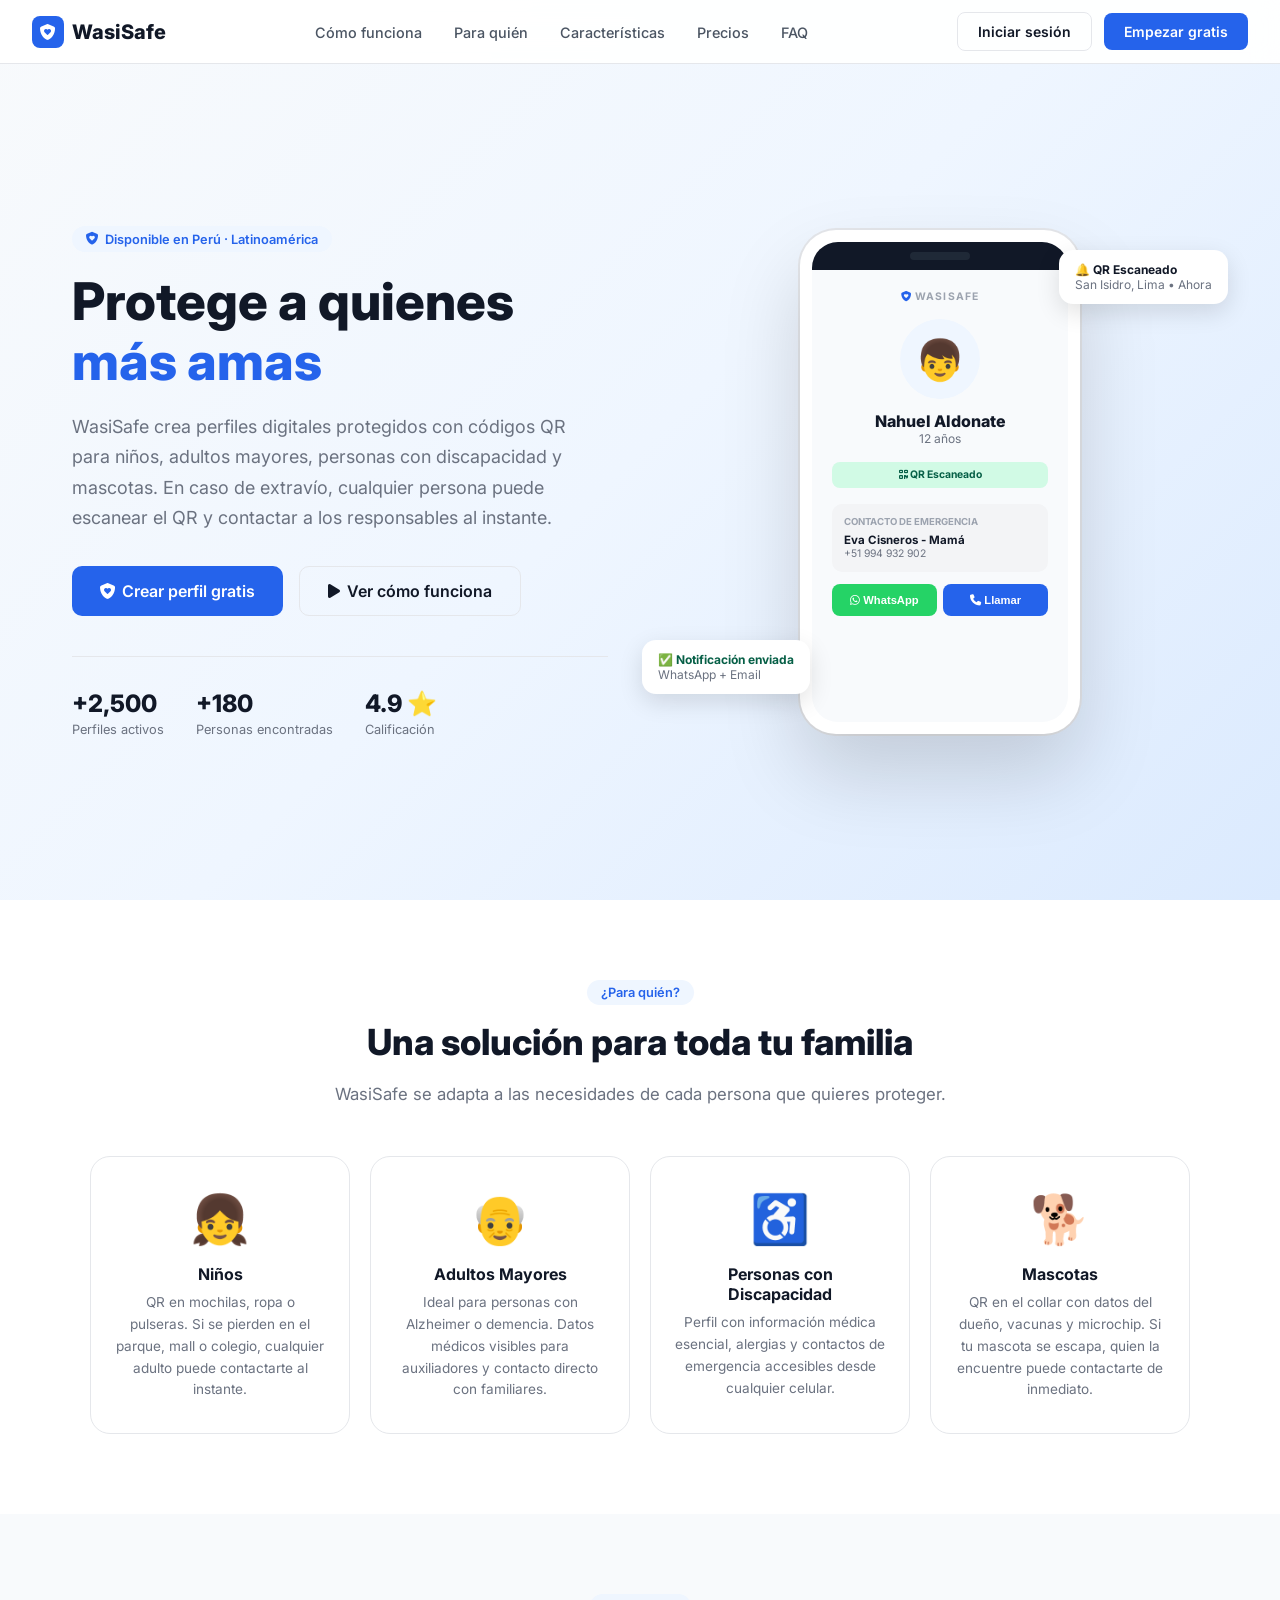
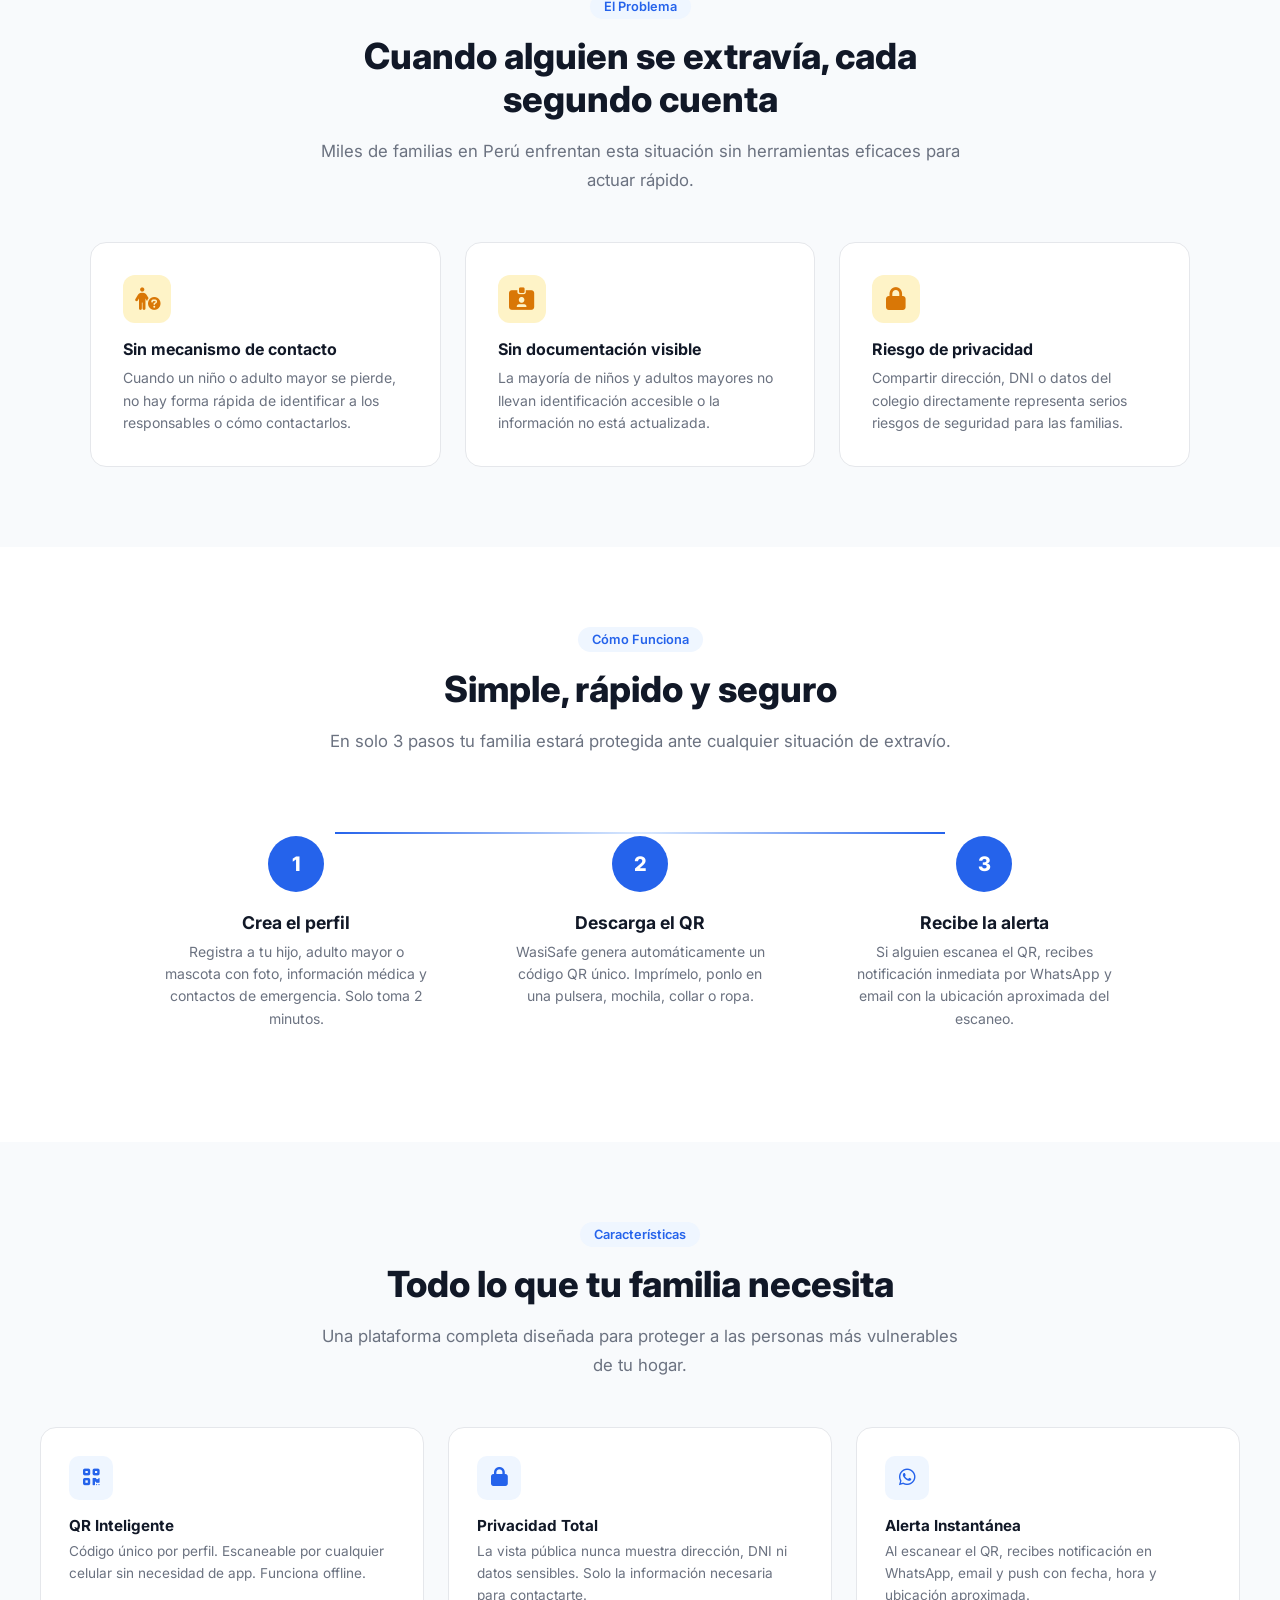
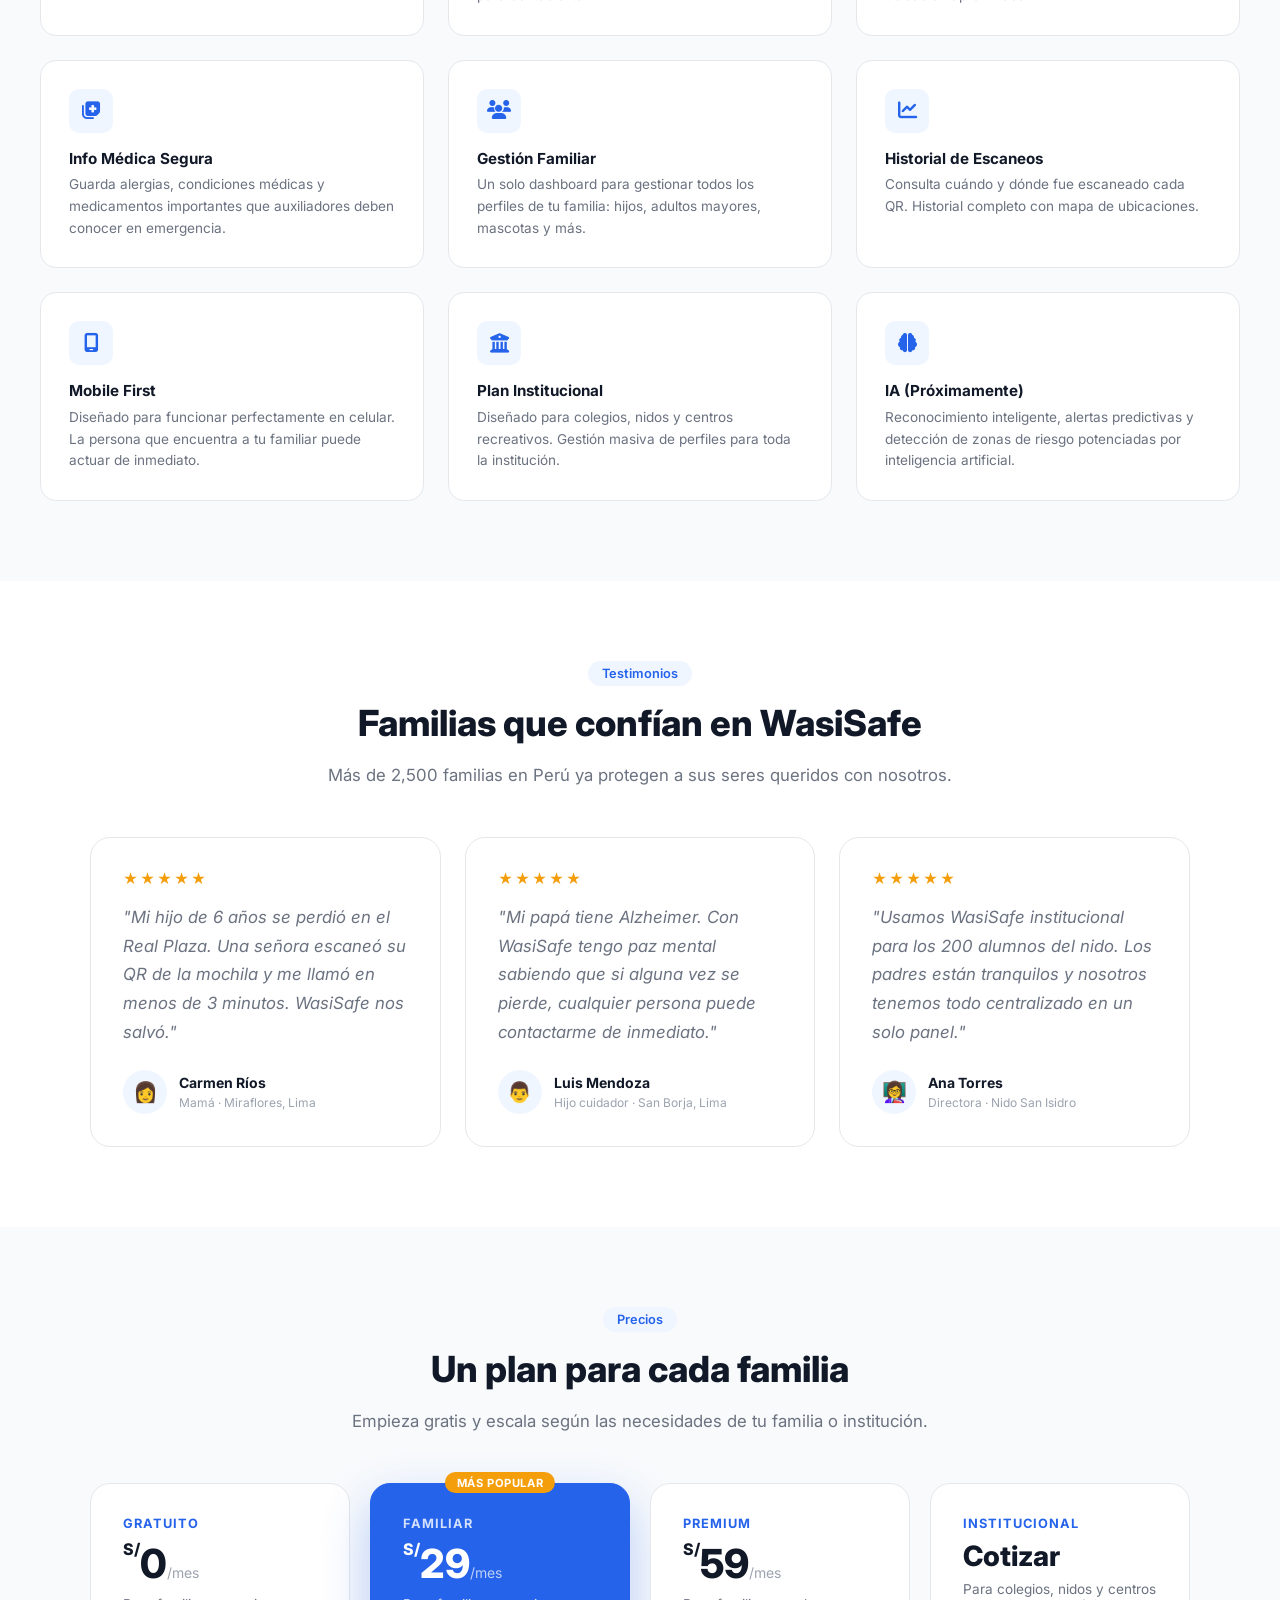
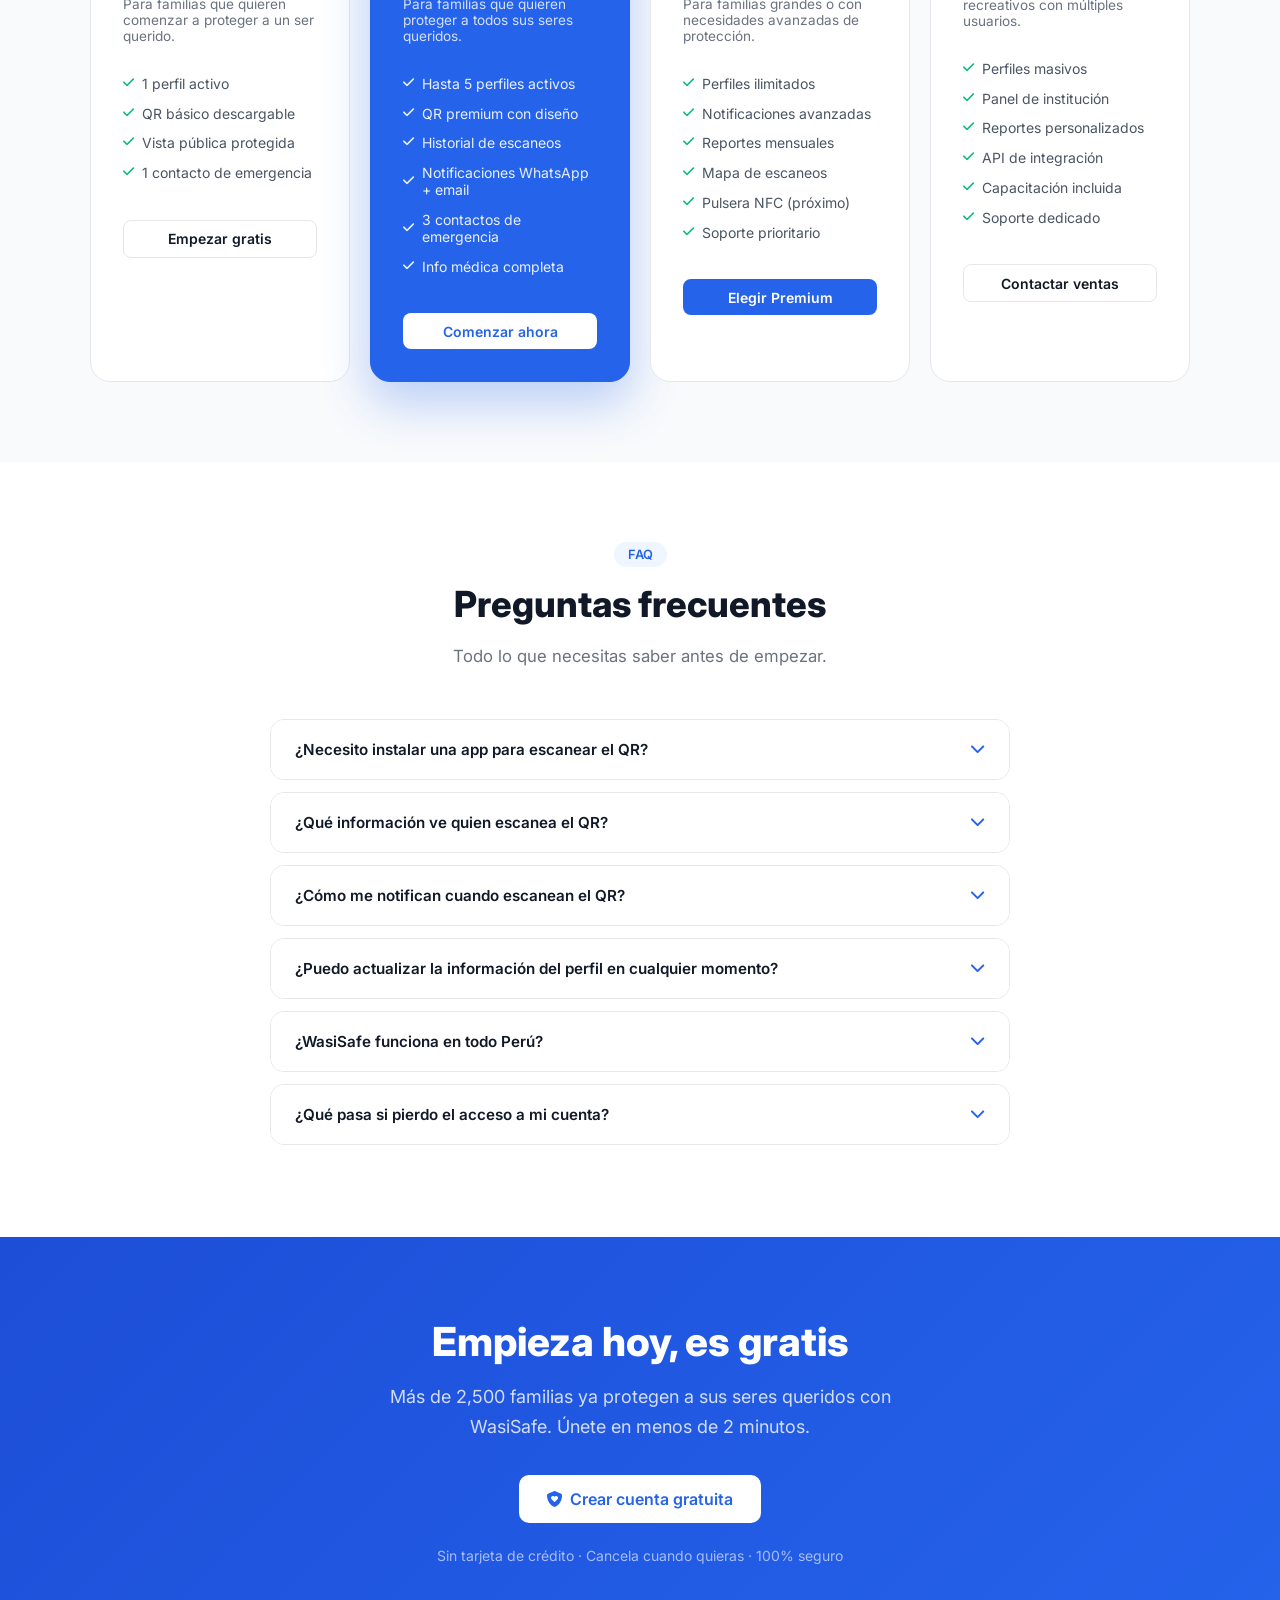
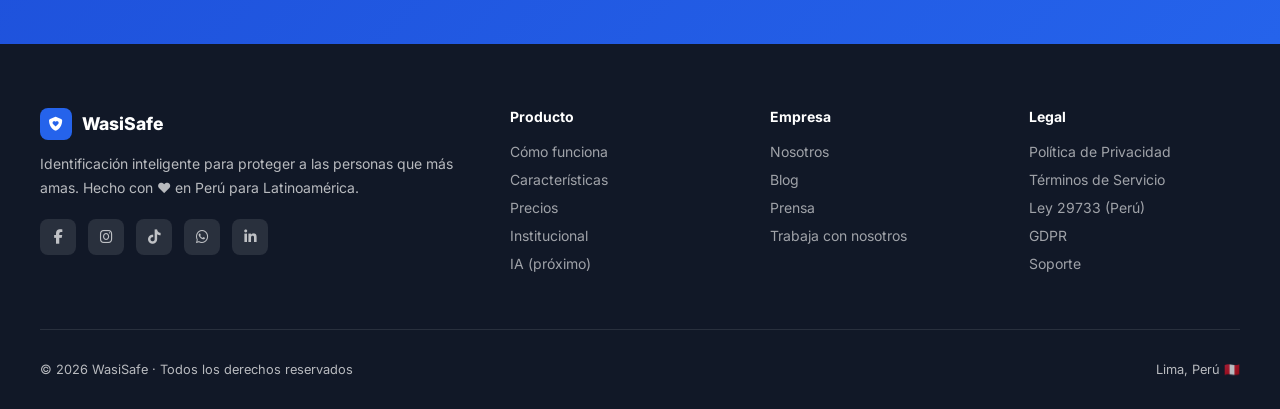
<file: index.html>
<!DOCTYPE html>
<html lang="es">
<head>
  <meta charset="UTF-8">
  <meta name="viewport" content="width=device-width, initial-scale=1.0">
  <title>WasiSafe - Protege a quienes más amas</title>
  <meta name="description" content="Plataforma de identificación inteligente mediante QR para niños, adultos mayores y personas vulnerables en Perú.">
  <link rel="preconnect" href="https://fonts.googleapis.com">
  <link href="https://fonts.googleapis.com/css2?family=Inter:wght@300;400;500;600;700;800;900&display=swap" rel="stylesheet">
  <link rel="stylesheet" href="https://cdnjs.cloudflare.com/ajax/libs/font-awesome/6.5.0/css/all.min.css">
  <link rel="stylesheet" href="css/style.css">
  <style>
    /* ── Animaciones de scroll ── */
    .reveal {
      opacity: 0;
      transform: translateY(32px);
      transition: opacity 0.6s ease, transform 0.6s ease;
    }
    .reveal.visible { opacity: 1; transform: translateY(0); }
    .reveal-delay-1 { transition-delay: 0.1s; }
    .reveal-delay-2 { transition-delay: 0.2s; }
    .reveal-delay-3 { transition-delay: 0.3s; }
    .reveal-delay-4 { transition-delay: 0.4s; }

    /* ── Mockup flotante ── */
    @keyframes float {
      0%, 100% { transform: translateY(0px); }
      50%       { transform: translateY(-14px); }
    }
    .phone-frame { animation: float 4s ease-in-out infinite; }

    /* ── Steps con conector ── */
    .steps-connector {
      position: absolute;
      top: 28px;
      left: calc(16.66% + 28px);
      right: calc(16.66% + 28px);
      height: 2px;
      background: linear-gradient(90deg, #2563EB 0%, #DBEAFE 50%, #2563EB 100%);
      z-index: 0;
    }
    .step-card { position: relative; z-index: 1; }

    /* ── Para quién ── */
    .forwhom-grid {
      display: grid;
      grid-template-columns: repeat(4, 1fr);
      gap: 1.25rem;
      max-width: 1100px;
      margin: 0 auto;
    }
    .forwhom-card {
      background: white;
      border: 1.5px solid var(--gray-200);
      border-radius: 20px;
      padding: 2rem 1.5rem;
      text-align: center;
      transition: all 0.25s;
    }
    .forwhom-card:hover {
      border-color: var(--blue);
      transform: translateY(-6px);
      box-shadow: 0 16px 40px rgba(37,99,235,0.12);
    }
    .forwhom-emoji { font-size: 3rem; display: block; margin-bottom: 1rem; }
    .forwhom-card h3 { font-size: 1rem; font-weight: 700; margin-bottom: 0.5rem; }
    .forwhom-card p { font-size: 0.85rem; color: var(--gray-500); line-height: 1.6; }

    /* ── Testimonios ── */
    .testimonials-grid {
      display: grid;
      grid-template-columns: repeat(3, 1fr);
      gap: 1.5rem;
      max-width: 1100px;
      margin: 0 auto;
    }
    .testimonial-card {
      background: white;
      border: 1.5px solid var(--gray-200);
      border-radius: 20px;
      padding: 2rem;
      transition: all 0.2s;
    }
    .testimonial-card:hover { box-shadow: 0 12px 32px rgba(0,0,0,0.08); transform: translateY(-3px); }
    .testimonial-stars { color: #F59E0B; font-size: 0.9rem; margin-bottom: 1rem; letter-spacing: 2px; }
    .testimonial-text { font-size: 0.95rem; color: var(--gray-600); line-height: 1.7; margin-bottom: 1.5rem; font-style: italic; }
    .testimonial-author { display: flex; align-items: center; gap: 0.75rem; }
    .testimonial-avatar { width: 44px; height: 44px; border-radius: 50%; background: var(--blue-light); display: flex; align-items: center; justify-content: center; font-size: 1.25rem; }
    .testimonial-author strong { display: block; font-size: 0.875rem; }
    .testimonial-author span { font-size: 0.75rem; color: var(--gray-400); }

    /* ── FAQ ── */
    .faq-list { max-width: 740px; margin: 0 auto; }
    .faq-item { border: 1.5px solid var(--gray-200); border-radius: 14px; margin-bottom: 0.75rem; overflow: hidden; transition: border-color 0.2s; }
    .faq-item.open { border-color: var(--blue); }
    .faq-question { display: flex; align-items: center; justify-content: space-between; padding: 1.25rem 1.5rem; cursor: pointer; font-weight: 600; font-size: 0.95rem; background: white; user-select: none; }
    .faq-question i { color: var(--blue); transition: transform 0.3s; flex-shrink: 0; margin-left: 1rem; }
    .faq-item.open .faq-question i { transform: rotate(180deg); }
    .faq-answer { max-height: 0; overflow: hidden; transition: max-height 0.35s ease, padding 0.2s; background: var(--gray-bg); font-size: 0.9rem; color: var(--gray-600); line-height: 1.7; padding: 0 1.5rem; }
    .faq-item.open .faq-answer { max-height: 200px; padding: 1rem 1.5rem; }

    /* ── Hamburger ── */
    .hamburger { display: none; background: none; border: none; cursor: pointer; font-size: 1.4rem; color: var(--dark); padding: 0.25rem; }
    .mobile-menu { display: none; position: fixed; top: 64px; left: 0; right: 0; background: white; border-bottom: 1px solid var(--gray-200); padding: 1rem 2rem; z-index: 99; flex-direction: column; gap: 0.5rem; box-shadow: 0 8px 24px rgba(0,0,0,0.08); }
    .mobile-menu.open { display: flex; }
    .mobile-menu a { padding: 0.75rem 0; text-decoration: none; color: var(--gray-700); font-weight: 500; font-size: 0.95rem; border-bottom: 1px solid var(--gray-100); }
    .mobile-menu a:last-child { border-bottom: none; }

    /* ── Social footer ── */
    .footer-social { display: flex; gap: 0.75rem; margin-top: 1.25rem; }
    .footer-social a { width: 36px; height: 36px; background: rgba(255,255,255,0.1); border-radius: 8px; display: flex; align-items: center; justify-content: center; color: rgba(255,255,255,0.7); font-size: 0.9rem; text-decoration: none; transition: all 0.2s; }
    .footer-social a:hover { background: var(--blue); color: white; }

    @media (max-width: 768px) {
      .hamburger { display: block; }
      .forwhom-grid { grid-template-columns: repeat(2, 1fr); }
      .testimonials-grid { grid-template-columns: 1fr; }
      .steps-connector { display: none; }
    }
  </style>
</head>
<body>

<!-- NAVBAR -->
<nav class="navbar">
  <a href="index.html" class="navbar-brand">
    <div class="logo-icon"><i class="fa-solid fa-shield-heart"></i></div>
    WasiSafe
  </a>
  <ul class="navbar-nav">
    <li><a href="#como-funciona">Cómo funciona</a></li>
    <li><a href="#para-quien">Para quién</a></li>
    <li><a href="#caracteristicas">Características</a></li>
    <li><a href="#precios">Precios</a></li>
    <li><a href="#faq">FAQ</a></li>
  </ul>
  <div class="navbar-actions">
    <a href="login.html" class="btn btn-outline">Iniciar sesión</a>
    <a href="login.html#registro" class="btn btn-primary">Empezar gratis</a>
  </div>
  <button class="hamburger" id="hamburgerBtn" aria-label="Menú">
    <i class="fa-solid fa-bars"></i>
  </button>
</nav>

<!-- MOBILE MENU -->
<div class="mobile-menu" id="mobileMenu">
  <a href="#como-funciona">Cómo funciona</a>
  <a href="#para-quien">Para quién</a>
  <a href="#caracteristicas">Características</a>
  <a href="#precios">Precios</a>
  <a href="#faq">FAQ</a>
  <a href="login.html" style="color: var(--blue); font-weight: 700;">Iniciar sesión →</a>
</div>

<!-- HERO -->
<section class="hero">
  <div class="hero-content">
    <div>
      <div class="badge reveal">
        <i class="fa-solid fa-shield-heart"></i>
        Disponible en Perú · Latinoamérica
      </div>
      <h1 class="reveal reveal-delay-1">Protege a quienes <span>más amas</span></h1>
      <p class="reveal reveal-delay-2">WasiSafe crea perfiles digitales protegidos con códigos QR para niños, adultos mayores, personas con discapacidad y mascotas. En caso de extravío, cualquier persona puede escanear el QR y contactar a los responsables al instante.</p>
      <div class="hero-actions reveal reveal-delay-3">
        <a href="login.html" class="btn btn-primary btn-lg">
          <i class="fa-solid fa-shield-heart"></i>
          Crear perfil gratis
        </a>
        <a href="#como-funciona" class="btn btn-outline btn-lg">
          <i class="fa-solid fa-play"></i>
          Ver cómo funciona
        </a>
      </div>
      <div class="hero-stats reveal reveal-delay-4">
        <div class="hero-stat">
          <strong>+2,500</strong>
          <span>Perfiles activos</span>
        </div>
        <div class="hero-stat">
          <strong>+180</strong>
          <span>Personas encontradas</span>
        </div>
        <div class="hero-stat">
          <strong>4.9 ⭐</strong>
          <span>Calificación</span>
        </div>
      </div>
    </div>

    <!-- Phone Mockup -->
    <div class="phone-mockup reveal reveal-delay-2">
      <div class="phone-frame">
        <div class="phone-screen">
          <div class="phone-notch"><span></span></div>
          <div style="padding: 1.25rem; text-align: center;">
            <div style="font-size: 0.65rem; font-weight: 700; text-transform: uppercase; letter-spacing: 0.1em; color: #9CA3AF; margin-bottom: 1rem;">
              <i class="fa-solid fa-shield-heart" style="color: #2563EB;"></i> WASISAFE
            </div>
            <div style="width: 80px; height: 80px; border-radius: 50%; background: #EFF6FF; margin: 0 auto 0.75rem; font-size: 2.5rem; display: flex; align-items: center; justify-content: center;">👦</div>
            <div style="font-size: 1rem; font-weight: 800; color: #111827;">Nahuel Aldonate</div>
            <div style="font-size: 0.75rem; color: #6B7280; margin-bottom: 1rem;">12 años</div>
            <div style="background: #D1FAE5; color: #065F46; padding: 0.4rem 0.75rem; border-radius: 8px; font-size: 0.65rem; font-weight: 700; margin-bottom: 1rem;">
              <i class="fa-solid fa-qrcode"></i> QR Escaneado
            </div>
            <div style="background: #F3F4F6; border-radius: 10px; padding: 0.75rem; margin-bottom: 0.75rem; text-align: left;">
              <div style="font-size: 0.6rem; font-weight: 700; color: #9CA3AF; margin-bottom: 0.4rem;">CONTACTO DE EMERGENCIA</div>
              <div style="font-size: 0.72rem; font-weight: 700; color: #111827;">Eva Cisneros - Mamá</div>
              <div style="font-size: 0.65rem; color: #6B7280;">+51 994 932 902</div>
            </div>
            <div style="display: flex; gap: 0.4rem;">
              <button style="flex: 1; background: #25D366; color: white; border: none; border-radius: 8px; padding: 0.6rem; font-size: 0.7rem; font-weight: 700; cursor: pointer;">
                <i class="fa-brands fa-whatsapp"></i> WhatsApp
              </button>
              <button style="flex: 1; background: #2563EB; color: white; border: none; border-radius: 8px; padding: 0.6rem; font-size: 0.7rem; font-weight: 700; cursor: pointer;">
                <i class="fa-solid fa-phone"></i> Llamar
              </button>
            </div>
          </div>
        </div>
      </div>
      <div style="position: absolute; top: 20px; right: -20px; background: white; border-radius: 14px; padding: 0.75rem 1rem; box-shadow: 0 8px 24px rgba(0,0,0,0.12); font-size: 0.75rem;">
        <div style="font-weight: 700; color: #111827;">🔔 QR Escaneado</div>
        <div style="color: #6B7280;">San Isidro, Lima • Ahora</div>
      </div>
      <div style="position: absolute; bottom: 40px; left: -30px; background: white; border-radius: 14px; padding: 0.75rem 1rem; box-shadow: 0 8px 24px rgba(0,0,0,0.12); font-size: 0.75rem;">
        <div style="font-weight: 700; color: #065F46;">✅ Notificación enviada</div>
        <div style="color: #6B7280;">WhatsApp + Email</div>
      </div>
    </div>
  </div>
</section>

<!-- PARA QUIÉN -->
<section class="section" id="para-quien">
  <div class="container">
    <div class="section-center reveal">
      <span class="section-tag">¿Para quién?</span>
      <h2>Una solución para toda tu familia</h2>
      <p>WasiSafe se adapta a las necesidades de cada persona que quieres proteger.</p>
    </div>
    <div class="forwhom-grid">
      <div class="forwhom-card reveal reveal-delay-1">
        <span class="forwhom-emoji">👧</span>
        <h3>Niños</h3>
        <p>QR en mochilas, ropa o pulseras. Si se pierden en el parque, mall o colegio, cualquier adulto puede contactarte al instante.</p>
      </div>
      <div class="forwhom-card reveal reveal-delay-2">
        <span class="forwhom-emoji">👴</span>
        <h3>Adultos Mayores</h3>
        <p>Ideal para personas con Alzheimer o demencia. Datos médicos visibles para auxiliadores y contacto directo con familiares.</p>
      </div>
      <div class="forwhom-card reveal reveal-delay-3">
        <span class="forwhom-emoji">♿</span>
        <h3>Personas con Discapacidad</h3>
        <p>Perfil con información médica esencial, alergias y contactos de emergencia accesibles desde cualquier celular.</p>
      </div>
      <div class="forwhom-card reveal reveal-delay-4">
        <span class="forwhom-emoji">🐕</span>
        <h3>Mascotas</h3>
        <p>QR en el collar con datos del dueño, vacunas y microchip. Si tu mascota se escapa, quien la encuentre puede contactarte de inmediato.</p>
      </div>
    </div>
  </div>
</section>

<!-- PROBLEMA -->
<section class="section bg-gray" id="problema">
  <div class="container">
    <div class="section-center reveal">
      <span class="section-tag">El Problema</span>
      <h2>Cuando alguien se extravía, cada segundo cuenta</h2>
      <p>Miles de familias en Perú enfrentan esta situación sin herramientas eficaces para actuar rápido.</p>
    </div>
    <div class="problem-grid">
      <div class="problem-card reveal reveal-delay-1">
        <div class="problem-icon"><i class="fa-solid fa-person-circle-question" style="color:#D97706;font-size:1.4rem;"></i></div>
        <h3>Sin mecanismo de contacto</h3>
        <p>Cuando un niño o adulto mayor se pierde, no hay forma rápida de identificar a los responsables o cómo contactarlos.</p>
      </div>
      <div class="problem-card reveal reveal-delay-2">
        <div class="problem-icon"><i class="fa-solid fa-id-card-clip" style="color:#D97706;font-size:1.4rem;"></i></div>
        <h3>Sin documentación visible</h3>
        <p>La mayoría de niños y adultos mayores no llevan identificación accesible o la información no está actualizada.</p>
      </div>
      <div class="problem-card reveal reveal-delay-3">
        <div class="problem-icon"><i class="fa-solid fa-lock" style="color:#D97706;font-size:1.4rem;"></i></div>
        <h3>Riesgo de privacidad</h3>
        <p>Compartir dirección, DNI o datos del colegio directamente representa serios riesgos de seguridad para las familias.</p>
      </div>
    </div>
  </div>
</section>

<!-- COMO FUNCIONA -->
<section class="section" id="como-funciona">
  <div class="container">
    <div class="section-center reveal">
      <span class="section-tag">Cómo Funciona</span>
      <h2>Simple, rápido y seguro</h2>
      <p>En solo 3 pasos tu familia estará protegida ante cualquier situación de extravío.</p>
    </div>
    <div class="steps-grid">
      <div class="steps-connector"></div>
      <div class="step-card reveal reveal-delay-1">
        <div class="step-number">1</div>
        <h3>Crea el perfil</h3>
        <p>Registra a tu hijo, adulto mayor o mascota con foto, información médica y contactos de emergencia. Solo toma 2 minutos.</p>
      </div>
      <div class="step-card reveal reveal-delay-2">
        <div class="step-number">2</div>
        <h3>Descarga el QR</h3>
        <p>WasiSafe genera automáticamente un código QR único. Imprímelo, ponlo en una pulsera, mochila, collar o ropa.</p>
      </div>
      <div class="step-card reveal reveal-delay-3">
        <div class="step-number">3</div>
        <h3>Recibe la alerta</h3>
        <p>Si alguien escanea el QR, recibes notificación inmediata por WhatsApp y email con la ubicación aproximada del escaneo.</p>
      </div>
    </div>
  </div>
</section>

<!-- CARACTERÍSTICAS -->
<section class="section bg-gray" id="caracteristicas">
  <div class="container">
    <div class="section-center reveal">
      <span class="section-tag">Características</span>
      <h2>Todo lo que tu familia necesita</h2>
      <p>Una plataforma completa diseñada para proteger a las personas más vulnerables de tu hogar.</p>
    </div>
    <div class="features-grid">
      <div class="feature-card reveal reveal-delay-1">
        <div class="feature-icon"><i class="fa-solid fa-qrcode"></i></div>
        <h3>QR Inteligente</h3>
        <p>Código único por perfil. Escaneable por cualquier celular sin necesidad de app. Funciona offline.</p>
      </div>
      <div class="feature-card reveal reveal-delay-2">
        <div class="feature-icon"><i class="fa-solid fa-lock"></i></div>
        <h3>Privacidad Total</h3>
        <p>La vista pública nunca muestra dirección, DNI ni datos sensibles. Solo la información necesaria para contactarte.</p>
      </div>
      <div class="feature-card reveal reveal-delay-3">
        <div class="feature-icon"><i class="fa-brands fa-whatsapp"></i></div>
        <h3>Alerta Instantánea</h3>
        <p>Al escanear el QR, recibes notificación en WhatsApp, email y push con fecha, hora y ubicación aproximada.</p>
      </div>
      <div class="feature-card reveal reveal-delay-1">
        <div class="feature-icon"><i class="fa-solid fa-notes-medical"></i></div>
        <h3>Info Médica Segura</h3>
        <p>Guarda alergias, condiciones médicas y medicamentos importantes que auxiliadores deben conocer en emergencia.</p>
      </div>
      <div class="feature-card reveal reveal-delay-2">
        <div class="feature-icon"><i class="fa-solid fa-users"></i></div>
        <h3>Gestión Familiar</h3>
        <p>Un solo dashboard para gestionar todos los perfiles de tu familia: hijos, adultos mayores, mascotas y más.</p>
      </div>
      <div class="feature-card reveal reveal-delay-3">
        <div class="feature-icon"><i class="fa-solid fa-chart-line"></i></div>
        <h3>Historial de Escaneos</h3>
        <p>Consulta cuándo y dónde fue escaneado cada QR. Historial completo con mapa de ubicaciones.</p>
      </div>
      <div class="feature-card reveal reveal-delay-1">
        <div class="feature-icon"><i class="fa-solid fa-mobile-screen"></i></div>
        <h3>Mobile First</h3>
        <p>Diseñado para funcionar perfectamente en celular. La persona que encuentra a tu familiar puede actuar de inmediato.</p>
      </div>
      <div class="feature-card reveal reveal-delay-2">
        <div class="feature-icon"><i class="fa-solid fa-building-columns"></i></div>
        <h3>Plan Institucional</h3>
        <p>Diseñado para colegios, nidos y centros recreativos. Gestión masiva de perfiles para toda la institución.</p>
      </div>
      <div class="feature-card reveal reveal-delay-3">
        <div class="feature-icon"><i class="fa-solid fa-brain"></i></div>
        <h3>IA (Próximamente)</h3>
        <p>Reconocimiento inteligente, alertas predictivas y detección de zonas de riesgo potenciadas por inteligencia artificial.</p>
      </div>
    </div>
  </div>
</section>

<!-- TESTIMONIOS -->
<section class="section" id="testimonios">
  <div class="container">
    <div class="section-center reveal">
      <span class="section-tag">Testimonios</span>
      <h2>Familias que confían en WasiSafe</h2>
      <p>Más de 2,500 familias en Perú ya protegen a sus seres queridos con nosotros.</p>
    </div>
    <div class="testimonials-grid">
      <div class="testimonial-card reveal reveal-delay-1">
        <div class="testimonial-stars">★★★★★</div>
        <p class="testimonial-text">"Mi hijo de 6 años se perdió en el Real Plaza. Una señora escaneó su QR de la mochila y me llamó en menos de 3 minutos. WasiSafe nos salvó."</p>
        <div class="testimonial-author">
          <div class="testimonial-avatar">👩</div>
          <div>
            <strong>Carmen Ríos</strong>
            <span>Mamá · Miraflores, Lima</span>
          </div>
        </div>
      </div>
      <div class="testimonial-card reveal reveal-delay-2">
        <div class="testimonial-stars">★★★★★</div>
        <p class="testimonial-text">"Mi papá tiene Alzheimer. Con WasiSafe tengo paz mental sabiendo que si alguna vez se pierde, cualquier persona puede contactarme de inmediato."</p>
        <div class="testimonial-author">
          <div class="testimonial-avatar">👨</div>
          <div>
            <strong>Luis Mendoza</strong>
            <span>Hijo cuidador · San Borja, Lima</span>
          </div>
        </div>
      </div>
      <div class="testimonial-card reveal reveal-delay-3">
        <div class="testimonial-stars">★★★★★</div>
        <p class="testimonial-text">"Usamos WasiSafe institucional para los 200 alumnos del nido. Los padres están tranquilos y nosotros tenemos todo centralizado en un solo panel."</p>
        <div class="testimonial-author">
          <div class="testimonial-avatar">👩‍🏫</div>
          <div>
            <strong>Ana Torres</strong>
            <span>Directora · Nido San Isidro</span>
          </div>
        </div>
      </div>
    </div>
  </div>
</section>

<!-- PRECIOS -->
<section class="section bg-gray" id="precios">
  <div class="container">
    <div class="section-center reveal">
      <span class="section-tag">Precios</span>
      <h2>Un plan para cada familia</h2>
      <p>Empieza gratis y escala según las necesidades de tu familia o institución.</p>
    </div>
    <div class="pricing-grid">
      <div class="pricing-card reveal reveal-delay-1">
        <div class="pricing-plan">Gratuito</div>
        <div class="pricing-price"><sup>S/</sup>0<small>/mes</small></div>
        <div class="pricing-desc">Para familias que quieren comenzar a proteger a un ser querido.</div>
        <ul class="pricing-features">
          <li><i class="fa-solid fa-check"></i> 1 perfil activo</li>
          <li><i class="fa-solid fa-check"></i> QR básico descargable</li>
          <li><i class="fa-solid fa-check"></i> Vista pública protegida</li>
          <li><i class="fa-solid fa-check"></i> 1 contacto de emergencia</li>
        </ul>
        <a href="login.html" class="btn btn-outline btn-full">Empezar gratis</a>
      </div>
      <div class="pricing-card featured reveal reveal-delay-2">
        <div class="pricing-badge">Más popular</div>
        <div class="pricing-plan">Familiar</div>
        <div class="pricing-price"><sup>S/</sup>29<small>/mes</small></div>
        <div class="pricing-desc">Para familias que quieren proteger a todos sus seres queridos.</div>
        <ul class="pricing-features">
          <li><i class="fa-solid fa-check"></i> Hasta 5 perfiles activos</li>
          <li><i class="fa-solid fa-check"></i> QR premium con diseño</li>
          <li><i class="fa-solid fa-check"></i> Historial de escaneos</li>
          <li><i class="fa-solid fa-check"></i> Notificaciones WhatsApp + email</li>
          <li><i class="fa-solid fa-check"></i> 3 contactos de emergencia</li>
          <li><i class="fa-solid fa-check"></i> Info médica completa</li>
        </ul>
        <a href="login.html" class="btn btn-white btn-full">Comenzar ahora</a>
      </div>
      <div class="pricing-card reveal reveal-delay-3">
        <div class="pricing-plan">Premium</div>
        <div class="pricing-price"><sup>S/</sup>59<small>/mes</small></div>
        <div class="pricing-desc">Para familias grandes o con necesidades avanzadas de protección.</div>
        <ul class="pricing-features">
          <li><i class="fa-solid fa-check"></i> Perfiles ilimitados</li>
          <li><i class="fa-solid fa-check"></i> Notificaciones avanzadas</li>
          <li><i class="fa-solid fa-check"></i> Reportes mensuales</li>
          <li><i class="fa-solid fa-check"></i> Mapa de escaneos</li>
          <li><i class="fa-solid fa-check"></i> Pulsera NFC (próximo)</li>
          <li><i class="fa-solid fa-check"></i> Soporte prioritario</li>
        </ul>
        <a href="login.html" class="btn btn-primary btn-full">Elegir Premium</a>
      </div>
      <div class="pricing-card reveal reveal-delay-4">
        <div class="pricing-plan">Institucional</div>
        <div class="pricing-price" style="font-size: 1.75rem;">Cotizar</div>
        <div class="pricing-desc">Para colegios, nidos y centros recreativos con múltiples usuarios.</div>
        <ul class="pricing-features">
          <li><i class="fa-solid fa-check"></i> Perfiles masivos</li>
          <li><i class="fa-solid fa-check"></i> Panel de institución</li>
          <li><i class="fa-solid fa-check"></i> Reportes personalizados</li>
          <li><i class="fa-solid fa-check"></i> API de integración</li>
          <li><i class="fa-solid fa-check"></i> Capacitación incluida</li>
          <li><i class="fa-solid fa-check"></i> Soporte dedicado</li>
        </ul>
        <a href="mailto:ventas@wasisafe.pe" class="btn btn-outline btn-full">Contactar ventas</a>
      </div>
    </div>
  </div>
</section>

<!-- FAQ -->
<section class="section" id="faq">
  <div class="container">
    <div class="section-center reveal">
      <span class="section-tag">FAQ</span>
      <h2>Preguntas frecuentes</h2>
      <p>Todo lo que necesitas saber antes de empezar.</p>
    </div>
    <div class="faq-list">
      <div class="faq-item reveal reveal-delay-1">
        <div class="faq-question">¿Necesito instalar una app para escanear el QR? <i class="fa-solid fa-chevron-down"></i></div>
        <div class="faq-answer">No. Cualquier persona puede escanear el QR usando la cámara de su celular (iOS o Android) sin necesidad de descargar ninguna aplicación. El perfil se abre directamente en el navegador.</div>
      </div>
      <div class="faq-item reveal reveal-delay-2">
        <div class="faq-question">¿Qué información ve quien escanea el QR? <i class="fa-solid fa-chevron-down"></i></div>
        <div class="faq-answer">Solo ve el nombre, foto, edad, información médica básica y los botones de contacto (WhatsApp y llamada). Nunca se muestra la dirección del hogar, DNI ni datos sensibles de la familia.</div>
      </div>
      <div class="faq-item reveal reveal-delay-3">
        <div class="faq-question">¿Cómo me notifican cuando escanean el QR? <i class="fa-solid fa-chevron-down"></i></div>
        <div class="faq-answer">Recibes una notificación inmediata por WhatsApp y email con la fecha, hora y ubicación aproximada del escaneo basada en el dispositivo que escaneó.</div>
      </div>
      <div class="faq-item reveal reveal-delay-1">
        <div class="faq-question">¿Puedo actualizar la información del perfil en cualquier momento? <i class="fa-solid fa-chevron-down"></i></div>
        <div class="faq-answer">Sí, puedes editar el perfil cuando quieras desde tu dashboard. Los cambios se reflejan de inmediato en la vista pública del QR, sin necesidad de imprimir un nuevo código.</div>
      </div>
      <div class="faq-item reveal reveal-delay-2">
        <div class="faq-question">¿WasiSafe funciona en todo Perú? <i class="fa-solid fa-chevron-down"></i></div>
        <div class="faq-answer">Sí. WasiSafe funciona en todo Perú y Latinoamérica. Solo se necesita conexión a internet para escanear el QR. Estamos disponibles también en Colombia, Chile y México.</div>
      </div>
      <div class="faq-item reveal reveal-delay-3">
        <div class="faq-question">¿Qué pasa si pierdo el acceso a mi cuenta? <i class="fa-solid fa-chevron-down"></i></div>
        <div class="faq-answer">Puedes recuperar tu cuenta mediante tu email o tu cuenta de Google. Los QR generados siguen funcionando mientras la cuenta esté activa, independientemente del dispositivo que uses.</div>
      </div>
    </div>
  </div>
</section>

<!-- CTA FINAL -->
<section style="background: linear-gradient(135deg, #1D4ED8 0%, #2563EB 100%); padding: 5rem 2rem; text-align: center; color: white;">
  <div class="container reveal">
    <h2 style="font-size: 2.5rem; font-weight: 800; margin-bottom: 1rem;">Empieza hoy, es gratis</h2>
    <p style="font-size: 1.125rem; color: rgba(255,255,255,0.8); margin-bottom: 2rem; max-width: 560px; margin-left: auto; margin-right: auto; line-height: 1.7;">
      Más de 2,500 familias ya protegen a sus seres queridos con WasiSafe. Únete en menos de 2 minutos.
    </p>
    <a href="login.html" class="btn btn-white btn-lg">
      <i class="fa-solid fa-shield-heart"></i>
      Crear cuenta gratuita
    </a>
    <div style="margin-top: 1.5rem; font-size: 0.875rem; color: rgba(255,255,255,0.6);">
      Sin tarjeta de crédito · Cancela cuando quieras · 100% seguro
    </div>
  </div>
</section>

<!-- FOOTER -->
<footer>
  <div class="footer-grid">
    <div>
      <a href="index.html" style="display:flex;align-items:center;gap:0.625rem;text-decoration:none;color:white;font-weight:800;font-size:1.1rem;margin-bottom:0.75rem;">
        <div class="logo-icon" style="width:32px;height:32px;background:#2563EB;border-radius:8px;display:flex;align-items:center;justify-content:center;font-size:14px;color:white;">
          <i class="fa-solid fa-shield-heart"></i>
        </div>
        WasiSafe
      </a>
      <p class="footer-brand-text">Identificación inteligente para proteger a las personas que más amas. Hecho con ❤️ en Perú para Latinoamérica.</p>
      <div class="footer-social">
        <a href="#" aria-label="Facebook"><i class="fa-brands fa-facebook-f"></i></a>
        <a href="#" aria-label="Instagram"><i class="fa-brands fa-instagram"></i></a>
        <a href="#" aria-label="TikTok"><i class="fa-brands fa-tiktok"></i></a>
        <a href="#" aria-label="WhatsApp"><i class="fa-brands fa-whatsapp"></i></a>
        <a href="#" aria-label="LinkedIn"><i class="fa-brands fa-linkedin-in"></i></a>
      </div>
    </div>
    <div class="footer-col">
      <h4>Producto</h4>
      <ul>
        <li><a href="#como-funciona">Cómo funciona</a></li>
        <li><a href="#caracteristicas">Características</a></li>
        <li><a href="#precios">Precios</a></li>
        <li><a href="#">Institucional</a></li>
        <li><a href="#">IA (próximo)</a></li>
      </ul>
    </div>
    <div class="footer-col">
      <h4>Empresa</h4>
      <ul>
        <li><a href="#">Nosotros</a></li>
        <li><a href="#">Blog</a></li>
        <li><a href="#">Prensa</a></li>
        <li><a href="#">Trabaja con nosotros</a></li>
      </ul>
    </div>
    <div class="footer-col">
      <h4>Legal</h4>
      <ul>
        <li><a href="#">Política de Privacidad</a></li>
        <li><a href="#">Términos de Servicio</a></li>
        <li><a href="#">Ley 29733 (Perú)</a></li>
        <li><a href="#">GDPR</a></li>
        <li><a href="#">Soporte</a></li>
      </ul>
    </div>
  </div>
  <div class="footer-bottom">
    <span>© 2026 WasiSafe · Todos los derechos reservados</span>
    <span>Lima, Perú 🇵🇪</span>
  </div>
</footer>

<script src="js/app.js"></script>
<script>
  // Animaciones de scroll con IntersectionObserver
  const observer = new IntersectionObserver((entries) => {
    entries.forEach(e => { if (e.isIntersecting) e.target.classList.add('visible'); });
  }, { threshold: 0.12 });
  document.querySelectorAll('.reveal').forEach(el => observer.observe(el));

  // FAQ accordion
  document.querySelectorAll('.faq-question').forEach(q => {
    q.addEventListener('click', () => {
      const item = q.parentElement;
      const isOpen = item.classList.contains('open');
      document.querySelectorAll('.faq-item').forEach(i => i.classList.remove('open'));
      if (!isOpen) item.classList.add('open');
    });
  });

  // Hamburger menu
  const hamburger = document.getElementById('hamburgerBtn');
  const mobileMenu = document.getElementById('mobileMenu');
  hamburger.addEventListener('click', () => {
    mobileMenu.classList.toggle('open');
    hamburger.querySelector('i').className =
      mobileMenu.classList.contains('open') ? 'fa-solid fa-xmark' : 'fa-solid fa-bars';
  });
  mobileMenu.querySelectorAll('a').forEach(a => {
    a.addEventListener('click', () => {
      mobileMenu.classList.remove('open');
      hamburger.querySelector('i').className = 'fa-solid fa-bars';
    });
  });
</script>
</body>
</html>
</file>
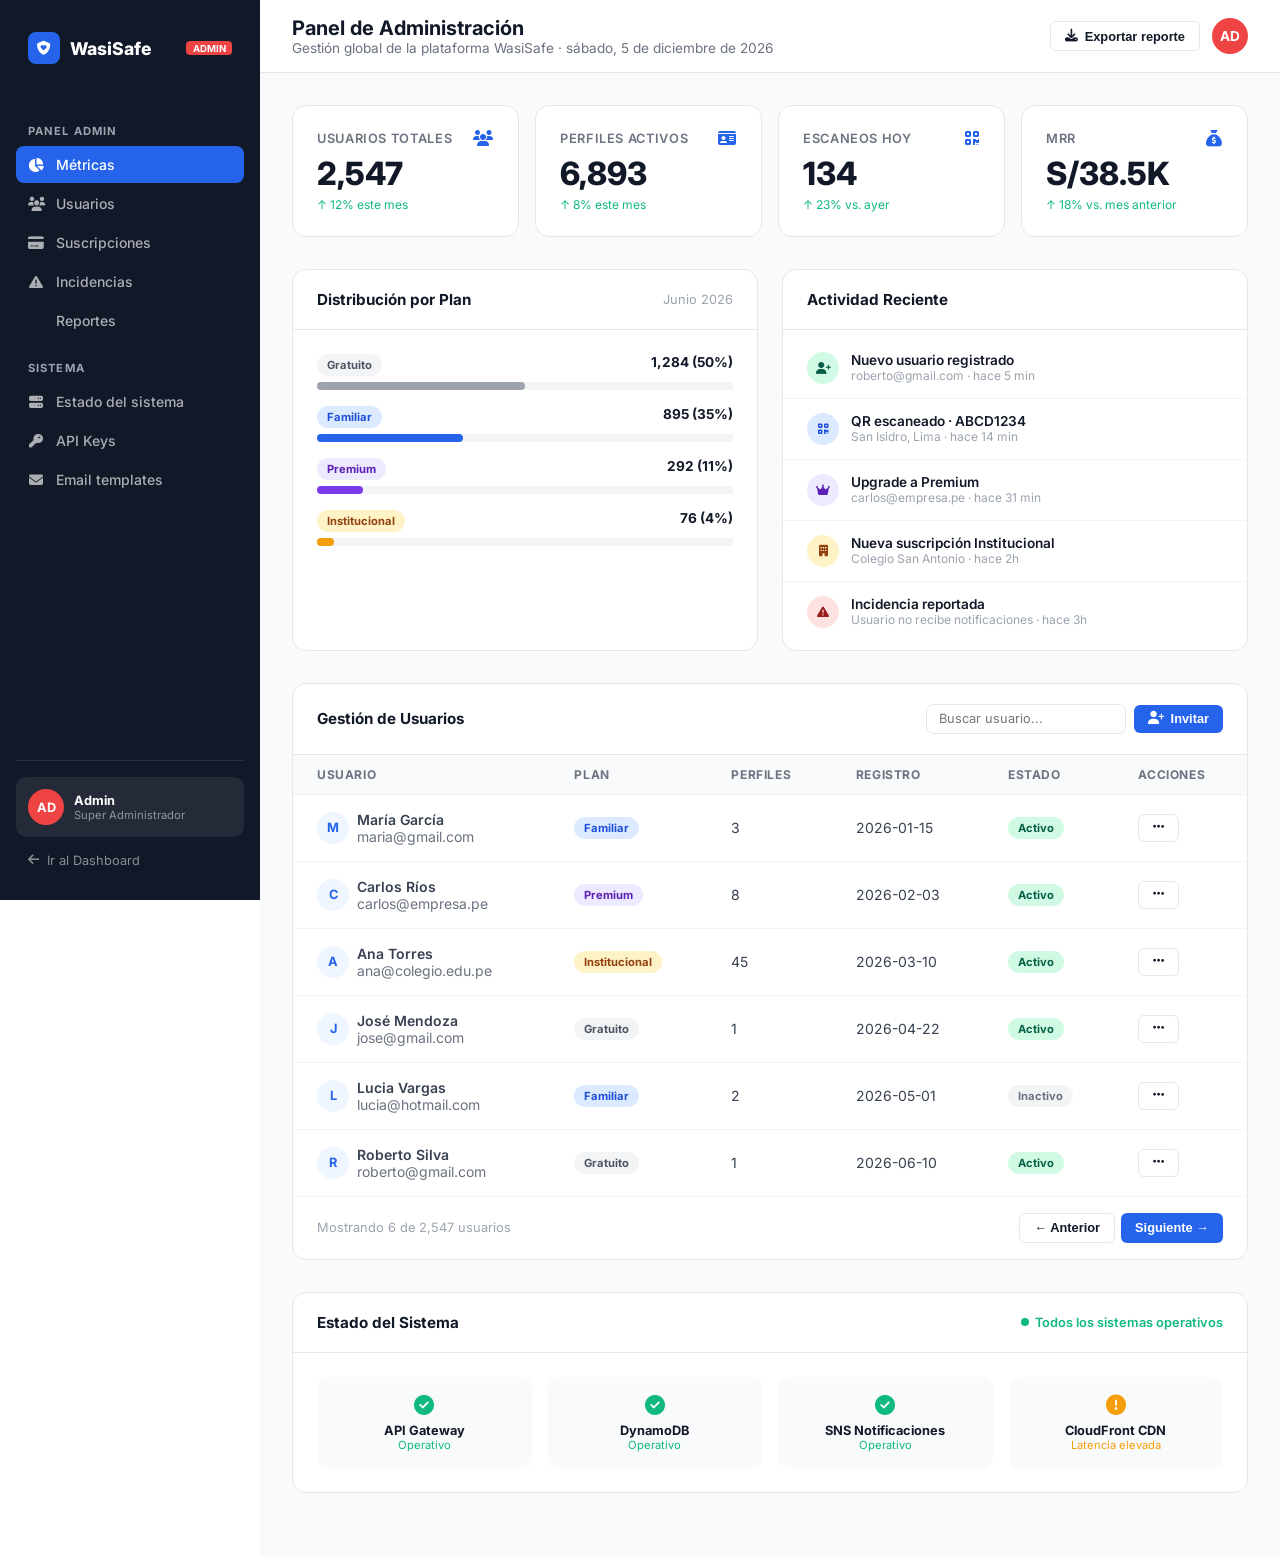
<file: admin.html>
<!DOCTYPE html>
<html lang="es">
<head>
  <meta charset="UTF-8">
  <meta name="viewport" content="width=device-width, initial-scale=1.0">
  <title>WasiSafe - Panel de Administración</title>
  <link rel="preconnect" href="https://fonts.googleapis.com">
  <link href="https://fonts.googleapis.com/css2?family=Inter:wght@300;400;500;600;700;800;900&display=swap" rel="stylesheet">
  <link rel="stylesheet" href="https://cdnjs.cloudflare.com/ajax/libs/font-awesome/6.5.0/css/all.min.css">
  <link rel="stylesheet" href="css/style.css">
</head>
<body>

<div class="app-layout">

  <!-- SIDEBAR ADMIN -->
  <aside class="sidebar">
    <a href="index.html" class="sidebar-brand">
      <div class="logo-icon"><i class="fa-solid fa-shield-heart"></i></div>
      WasiSafe
      <span style="background:var(--red);color:white;font-size:0.6rem;font-weight:700;padding:0.1rem 0.4rem;border-radius:4px;margin-left:auto;">ADMIN</span>
    </a>

    <div class="sidebar-section">Panel Admin</div>
    <ul class="sidebar-nav">
      <li><a href="admin.html" class="active"><i class="fa-solid fa-chart-pie"></i> Métricas</a></li>
      <li><a href="#" onclick="showSection('users')"><i class="fa-solid fa-users"></i> Usuarios</a></li>
      <li><a href="#" onclick="showSection('subscriptions')"><i class="fa-solid fa-credit-card"></i> Suscripciones</a></li>
      <li><a href="#" onclick="showSection('incidents')"><i class="fa-solid fa-triangle-exclamation"></i> Incidencias</a></li>
      <li><a href="#" onclick="showSection('reports')"><i class="fa-solid fa-file-chart-column"></i> Reportes</a></li>
    </ul>

    <div class="sidebar-section">Sistema</div>
    <ul class="sidebar-nav">
      <li><a href="#"><i class="fa-solid fa-server"></i> Estado del sistema</a></li>
      <li><a href="#"><i class="fa-solid fa-key"></i> API Keys</a></li>
      <li><a href="#"><i class="fa-solid fa-envelope"></i> Email templates</a></li>
    </ul>

    <div class="sidebar-bottom">
      <div class="user-chip">
        <div class="user-avatar" style="background:var(--red);">AD</div>
        <div class="user-info">
          <strong>Admin</strong>
          <small>Super Administrador</small>
        </div>
      </div>
      <a href="dashboard.html" style="display:flex;align-items:center;gap:0.5rem;color:rgba(255,255,255,0.5);font-size:0.8rem;text-decoration:none;padding:0.5rem 0.75rem;margin-top:0.5rem;border-radius:8px;transition:all 0.15s;" onmouseover="this.style.color='white'" onmouseout="this.style.color='rgba(255,255,255,0.5)'">
        <i class="fa-solid fa-arrow-left"></i> Ir al Dashboard
      </a>
    </div>
  </aside>

  <!-- MAIN CONTENT -->
  <main class="main-content">

    <!-- TOPBAR -->
    <div class="topbar">
      <div>
        <h1>Panel de Administración</h1>
        <p>Gestión global de la plataforma WasiSafe · <span id="currentDate"></span></p>
      </div>
      <div style="display:flex;gap:0.75rem;align-items:center;">
        <button class="btn btn-outline btn-sm" onclick="showToast('Reporte generado correctamente')">
          <i class="fa-solid fa-download"></i> Exportar reporte
        </button>
        <div style="width:36px;height:36px;border-radius:50%;background:var(--red);display:flex;align-items:center;justify-content:center;color:white;font-weight:700;font-size:0.85rem;">AD</div>
      </div>
    </div>

    <div class="page-body">

      <!-- METRICS SECTION -->
      <div id="section-metrics">
        <!-- KPI Cards -->
        <div class="stats-grid" style="grid-template-columns:repeat(4,1fr);margin-bottom:2rem;">
          <div class="stat-card">
            <div class="stat-label">Usuarios totales <i class="fa-solid fa-users"></i></div>
            <div class="stat-value">2,547</div>
            <div class="stat-change">↑ 12% este mes</div>
          </div>
          <div class="stat-card">
            <div class="stat-label">Perfiles activos <i class="fa-solid fa-id-card"></i></div>
            <div class="stat-value">6,893</div>
            <div class="stat-change">↑ 8% este mes</div>
          </div>
          <div class="stat-card">
            <div class="stat-label">Escaneos hoy <i class="fa-solid fa-qrcode"></i></div>
            <div class="stat-value">134</div>
            <div class="stat-change">↑ 23% vs. ayer</div>
          </div>
          <div class="stat-card">
            <div class="stat-label">MRR <i class="fa-solid fa-sack-dollar"></i></div>
            <div class="stat-value">S/38.5K</div>
            <div class="stat-change">↑ 18% vs. mes anterior</div>
          </div>
        </div>

        <!-- Plans distribution + Recent activity -->
        <div style="display:grid;grid-template-columns:1fr 1fr;gap:1.5rem;margin-bottom:2rem;">

          <!-- Suscripciones por plan -->
          <div class="card">
            <div class="card-header">
              <h3>Distribución por Plan</h3>
              <span style="font-size:0.8rem;color:var(--gray-400);">Junio 2026</span>
            </div>
            <div style="padding:1.5rem;">
              <div style="display:flex;flex-direction:column;gap:1rem;">
                <div>
                  <div style="display:flex;justify-content:space-between;font-size:0.85rem;margin-bottom:0.375rem;">
                    <span><span class="admin-badge badge-free">Gratuito</span></span>
                    <span style="font-weight:700;">1,284 (50%)</span>
                  </div>
                  <div style="height:8px;background:var(--gray-100);border-radius:100px;">
                    <div style="height:100%;width:50%;background:var(--gray-400);border-radius:100px;"></div>
                  </div>
                </div>
                <div>
                  <div style="display:flex;justify-content:space-between;font-size:0.85rem;margin-bottom:0.375rem;">
                    <span><span class="admin-badge badge-familiar">Familiar</span></span>
                    <span style="font-weight:700;">895 (35%)</span>
                  </div>
                  <div style="height:8px;background:var(--gray-100);border-radius:100px;">
                    <div style="height:100%;width:35%;background:var(--blue);border-radius:100px;"></div>
                  </div>
                </div>
                <div>
                  <div style="display:flex;justify-content:space-between;font-size:0.85rem;margin-bottom:0.375rem;">
                    <span><span class="admin-badge badge-premium">Premium</span></span>
                    <span style="font-weight:700;">292 (11%)</span>
                  </div>
                  <div style="height:8px;background:var(--gray-100);border-radius:100px;">
                    <div style="height:100%;width:11%;background:#7C3AED;border-radius:100px;"></div>
                  </div>
                </div>
                <div>
                  <div style="display:flex;justify-content:space-between;font-size:0.85rem;margin-bottom:0.375rem;">
                    <span><span class="admin-badge badge-institucional">Institucional</span></span>
                    <span style="font-weight:700;">76 (4%)</span>
                  </div>
                  <div style="height:8px;background:var(--gray-100);border-radius:100px;">
                    <div style="height:100%;width:4%;background:#F59E0B;border-radius:100px;"></div>
                  </div>
                </div>
              </div>
            </div>
          </div>

          <!-- Actividad reciente -->
          <div class="card">
            <div class="card-header">
              <h3>Actividad Reciente</h3>
            </div>
            <div style="padding:0.5rem 0;">
              <div style="padding:0.875rem 1.5rem;display:flex;align-items:flex-start;gap:0.75rem;border-bottom:1px solid var(--gray-100);">
                <div style="width:32px;height:32px;border-radius:50%;background:#D1FAE5;display:flex;align-items:center;justify-content:center;color:#065F46;font-size:0.75rem;flex-shrink:0;"><i class="fa-solid fa-user-plus"></i></div>
                <div>
                  <div style="font-size:0.85rem;font-weight:600;">Nuevo usuario registrado</div>
                  <div style="font-size:0.75rem;color:var(--gray-400);">roberto@gmail.com · hace 5 min</div>
                </div>
              </div>
              <div style="padding:0.875rem 1.5rem;display:flex;align-items:flex-start;gap:0.75rem;border-bottom:1px solid var(--gray-100);">
                <div style="width:32px;height:32px;border-radius:50%;background:#DBEAFE;display:flex;align-items:center;justify-content:center;color:#1D4ED8;font-size:0.75rem;flex-shrink:0;"><i class="fa-solid fa-qrcode"></i></div>
                <div>
                  <div style="font-size:0.85rem;font-weight:600;">QR escaneado · ABCD1234</div>
                  <div style="font-size:0.75rem;color:var(--gray-400);">San Isidro, Lima · hace 14 min</div>
                </div>
              </div>
              <div style="padding:0.875rem 1.5rem;display:flex;align-items:flex-start;gap:0.75rem;border-bottom:1px solid var(--gray-100);">
                <div style="width:32px;height:32px;border-radius:50%;background:#EDE9FE;display:flex;align-items:center;justify-content:center;color:#5B21B6;font-size:0.75rem;flex-shrink:0;"><i class="fa-solid fa-crown"></i></div>
                <div>
                  <div style="font-size:0.85rem;font-weight:600;">Upgrade a Premium</div>
                  <div style="font-size:0.75rem;color:var(--gray-400);">carlos@empresa.pe · hace 31 min</div>
                </div>
              </div>
              <div style="padding:0.875rem 1.5rem;display:flex;align-items:flex-start;gap:0.75rem;border-bottom:1px solid var(--gray-100);">
                <div style="width:32px;height:32px;border-radius:50%;background:#FEF3C7;display:flex;align-items:center;justify-content:center;color:#92400E;font-size:0.75rem;flex-shrink:0;"><i class="fa-solid fa-building"></i></div>
                <div>
                  <div style="font-size:0.85rem;font-weight:600;">Nueva suscripción Institucional</div>
                  <div style="font-size:0.75rem;color:var(--gray-400);">Colegio San Antonio · hace 2h</div>
                </div>
              </div>
              <div style="padding:0.875rem 1.5rem;display:flex;align-items:flex-start;gap:0.75rem;">
                <div style="width:32px;height:32px;border-radius:50%;background:#FEE2E2;display:flex;align-items:center;justify-content:center;color:#991B1B;font-size:0.75rem;flex-shrink:0;"><i class="fa-solid fa-triangle-exclamation"></i></div>
                <div>
                  <div style="font-size:0.85rem;font-weight:600;">Incidencia reportada</div>
                  <div style="font-size:0.75rem;color:var(--gray-400);">Usuario no recibe notificaciones · hace 3h</div>
                </div>
              </div>
            </div>
          </div>
        </div>
      </div>

      <!-- USERS TABLE -->
      <div class="card" style="margin-bottom:2rem;">
        <div class="card-header">
          <h3>Gestión de Usuarios</h3>
          <div style="display:flex;gap:0.5rem;align-items:center;">
            <input type="text" placeholder="Buscar usuario..." style="padding:0.4rem 0.75rem;font-size:0.8rem;border:1px solid var(--gray-200);border-radius:7px;width:200px;font-family:inherit;" oninput="filterUsers(this.value)">
            <button class="btn btn-primary btn-sm" onclick="showToast('Invitación enviada')">
              <i class="fa-solid fa-user-plus"></i> Invitar
            </button>
          </div>
        </div>
        <div class="table-wrap">
          <table>
            <thead>
              <tr>
                <th>Usuario</th>
                <th>Plan</th>
                <th>Perfiles</th>
                <th>Registro</th>
                <th>Estado</th>
                <th>Acciones</th>
              </tr>
            </thead>
            <tbody id="adminUsersTable">
              <!-- Rendered by JS -->
            </tbody>
          </table>
        </div>
        <div style="padding:1rem 1.5rem;border-top:1px solid var(--gray-100);display:flex;align-items:center;justify-content:space-between;">
          <span style="font-size:0.8rem;color:var(--gray-400);">Mostrando 6 de 2,547 usuarios</span>
          <div style="display:flex;gap:0.375rem;">
            <button class="btn btn-outline btn-sm">← Anterior</button>
            <button class="btn btn-primary btn-sm">Siguiente →</button>
          </div>
        </div>
      </div>

      <!-- SYSTEM STATUS -->
      <div class="card" style="margin-bottom:2rem;">
        <div class="card-header">
          <h3>Estado del Sistema</h3>
          <span style="display:flex;align-items:center;gap:0.375rem;font-size:0.8rem;color:var(--green);font-weight:600;">
            <span style="width:8px;height:8px;border-radius:50%;background:var(--green);display:inline-block;"></span>
            Todos los sistemas operativos
          </span>
        </div>
        <div style="padding:1.5rem;display:grid;grid-template-columns:repeat(4,1fr);gap:1rem;">
          <div style="text-align:center;padding:1rem;background:var(--gray-bg);border-radius:10px;">
            <div style="font-size:1.25rem;margin-bottom:0.375rem;color:var(--green);"><i class="fa-solid fa-circle-check"></i></div>
            <div style="font-size:0.8rem;font-weight:700;">API Gateway</div>
            <div style="font-size:0.7rem;color:var(--green);">Operativo</div>
          </div>
          <div style="text-align:center;padding:1rem;background:var(--gray-bg);border-radius:10px;">
            <div style="font-size:1.25rem;margin-bottom:0.375rem;color:var(--green);"><i class="fa-solid fa-circle-check"></i></div>
            <div style="font-size:0.8rem;font-weight:700;">DynamoDB</div>
            <div style="font-size:0.7rem;color:var(--green);">Operativo</div>
          </div>
          <div style="text-align:center;padding:1rem;background:var(--gray-bg);border-radius:10px;">
            <div style="font-size:1.25rem;margin-bottom:0.375rem;color:var(--green);"><i class="fa-solid fa-circle-check"></i></div>
            <div style="font-size:0.8rem;font-weight:700;">SNS Notificaciones</div>
            <div style="font-size:0.7rem;color:var(--green);">Operativo</div>
          </div>
          <div style="text-align:center;padding:1rem;background:var(--gray-bg);border-radius:10px;">
            <div style="font-size:1.25rem;margin-bottom:0.375rem;color:var(--yellow);"><i class="fa-solid fa-circle-exclamation"></i></div>
            <div style="font-size:0.8rem;font-weight:700;">CloudFront CDN</div>
            <div style="font-size:0.7rem;color:var(--yellow);">Latencia elevada</div>
          </div>
        </div>
      </div>

    </div>
  </main>
</div>

<script src="js/app.js"></script>
<script>
document.getElementById('currentDate').textContent = new Date().toLocaleDateString('es-PE', {
  weekday: 'long', year: 'numeric', month: 'long', day: 'numeric'
});

function showSection(section) {
  showToast(`Sección "${section}" — en construcción en el demo`);
}

function filterUsers(query) {
  const rows = document.querySelectorAll('#adminUsersTable tr');
  rows.forEach(row => {
    row.style.display = row.textContent.toLowerCase().includes(query.toLowerCase()) ? '' : 'none';
  });
}
</script>
</body>
</html>
</file>
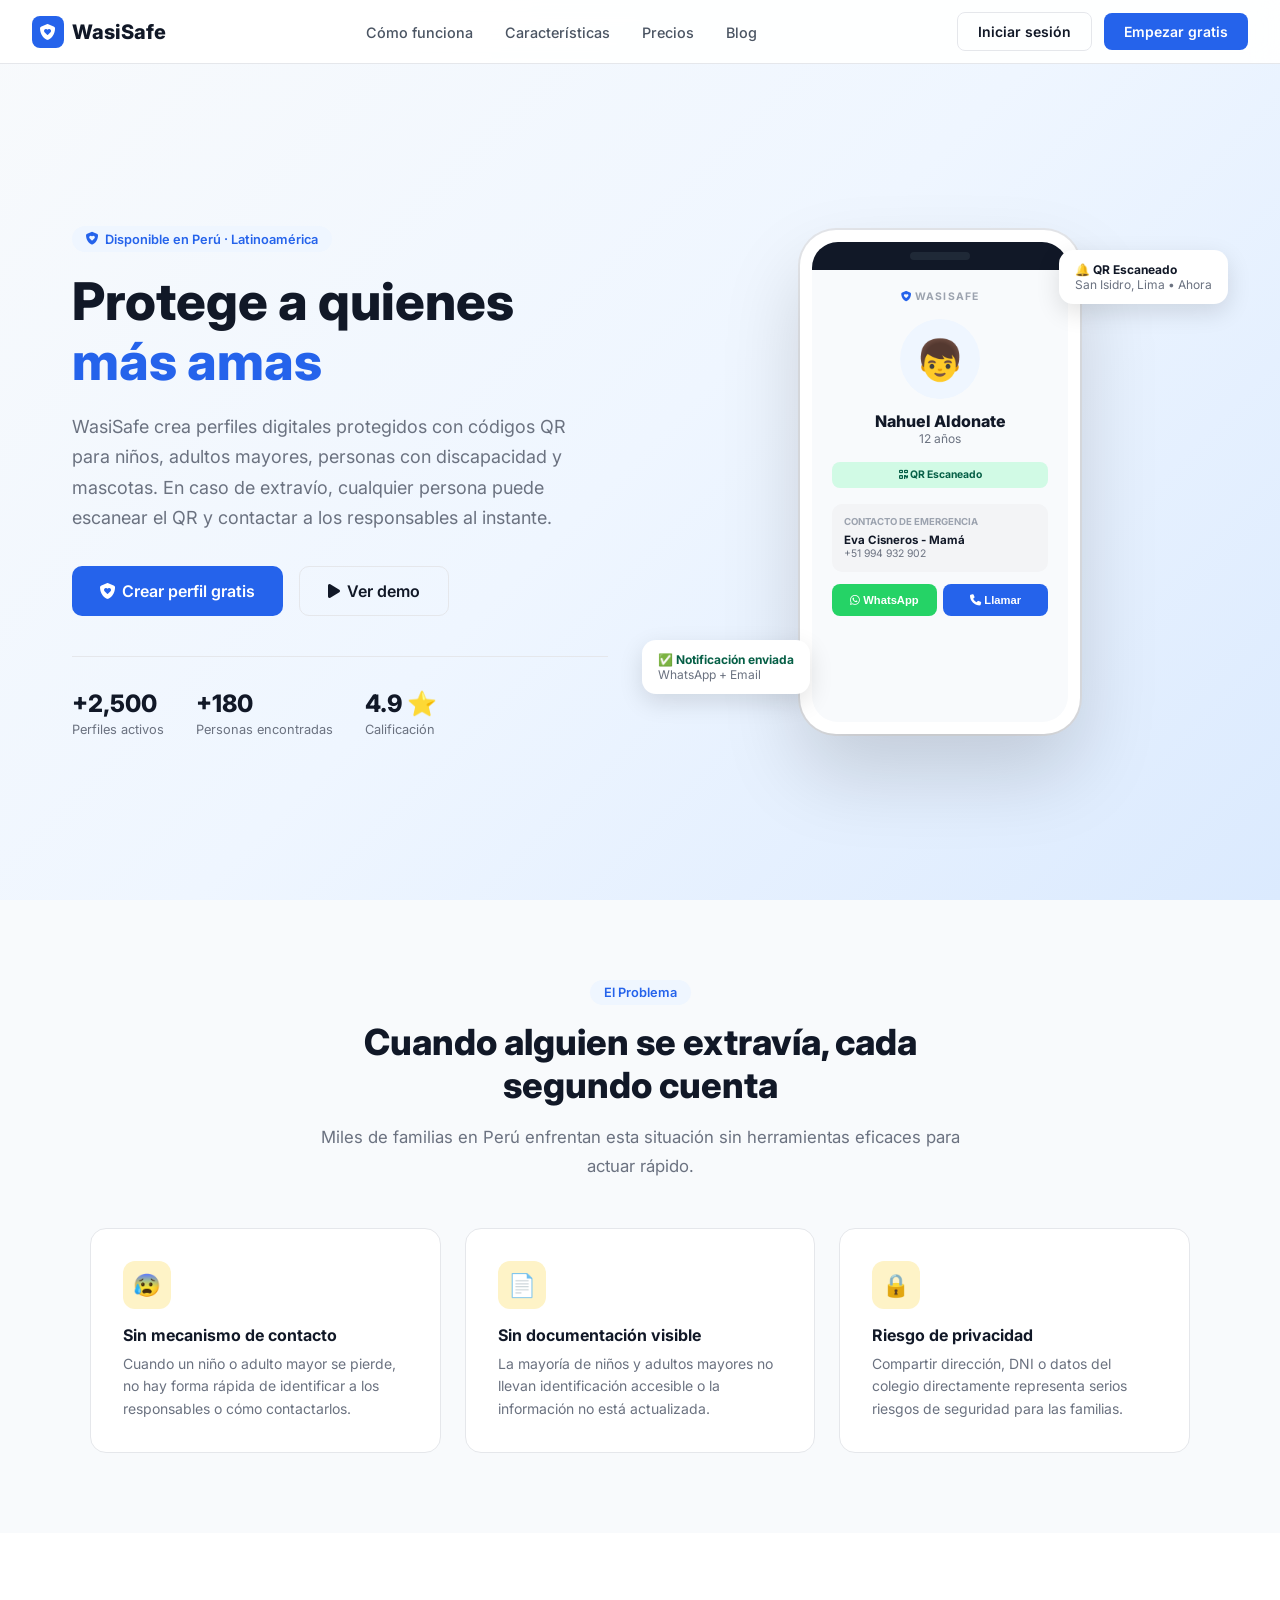
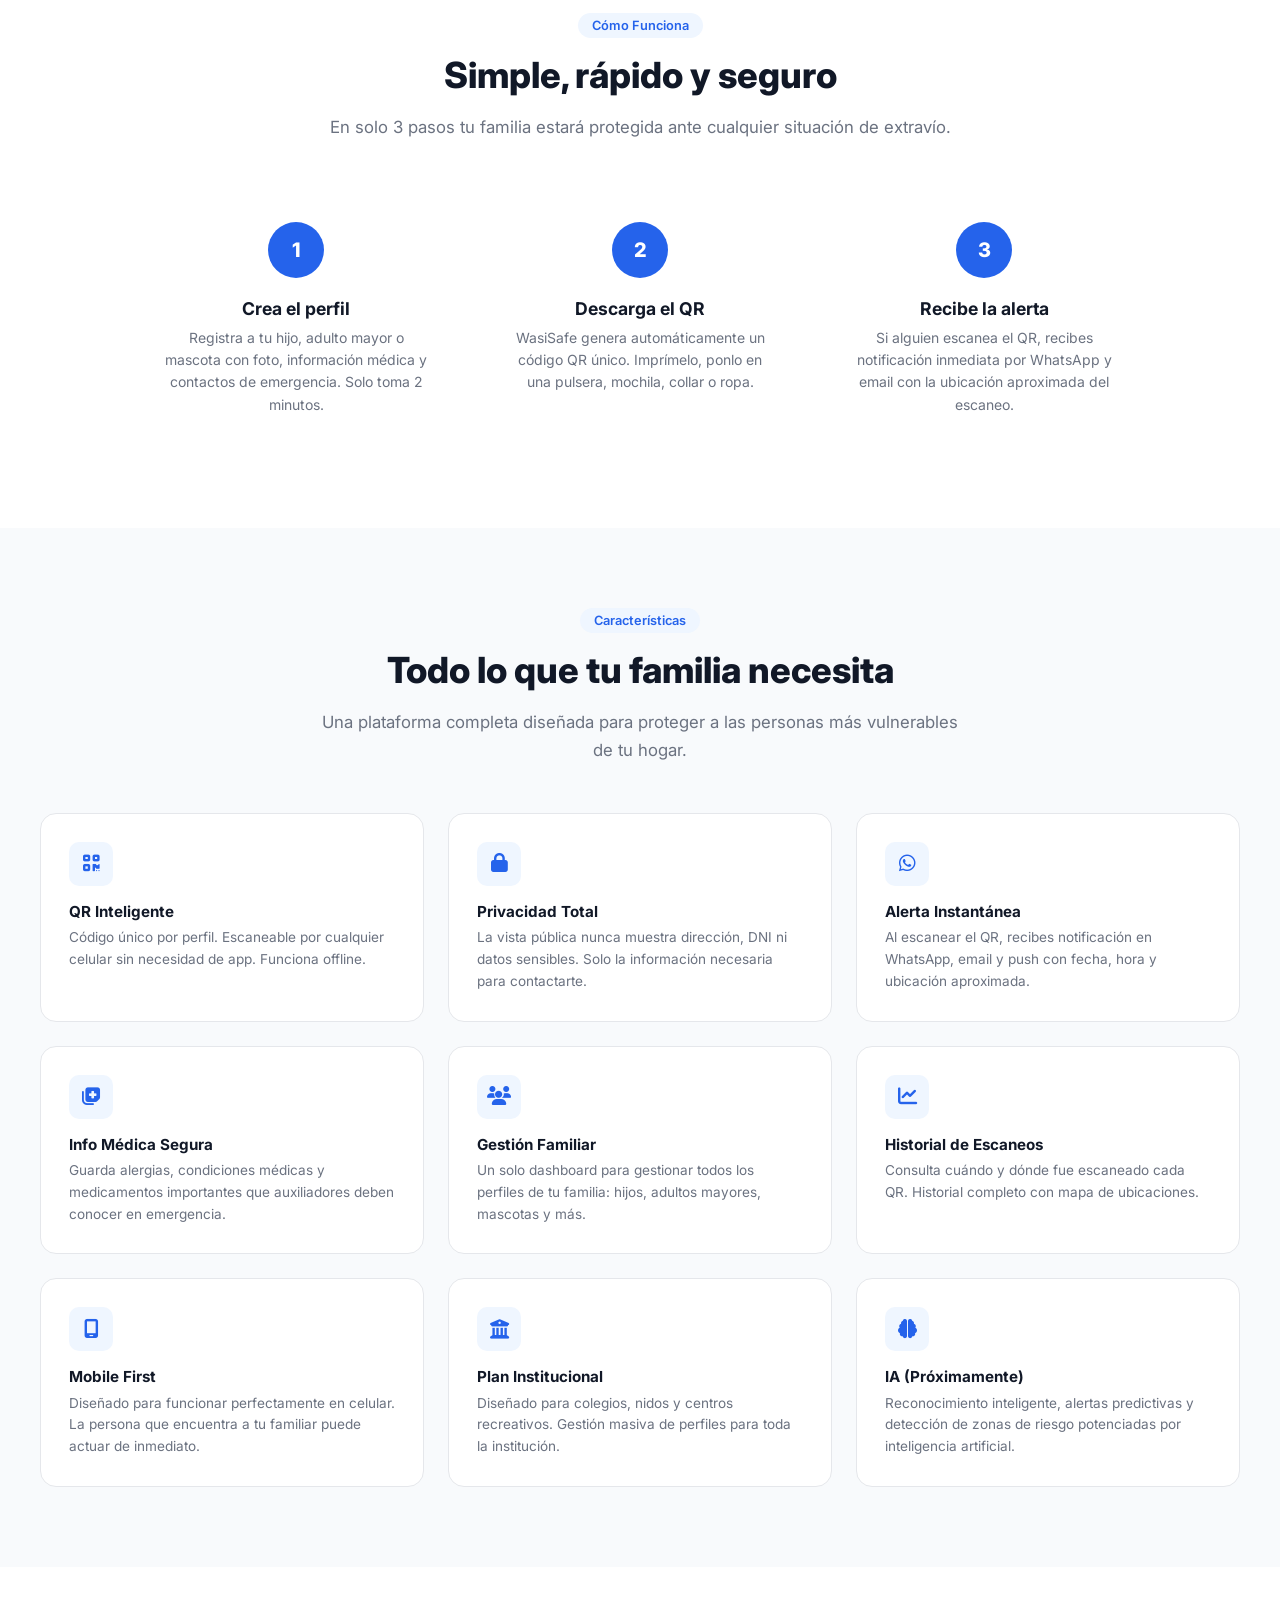
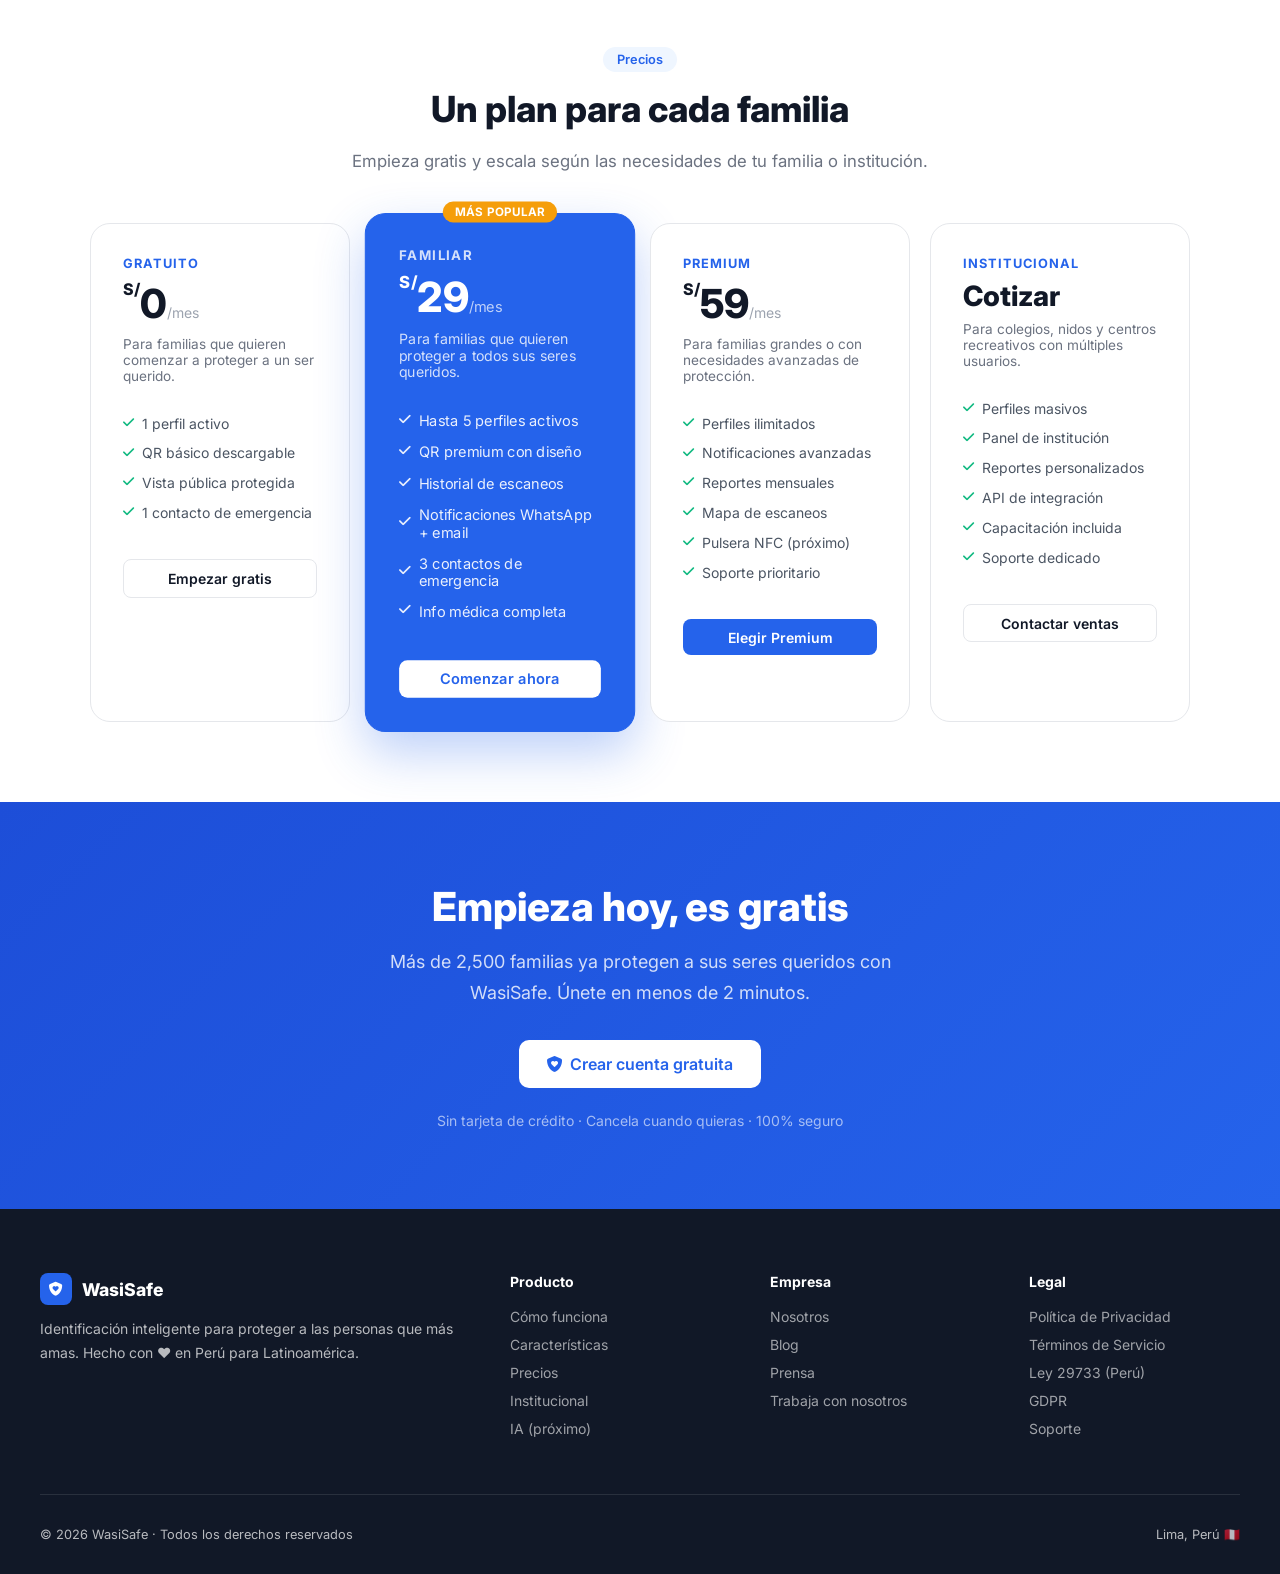
<file: index.backup.html>
<!DOCTYPE html>
<html lang="es">
<head>
  <meta charset="UTF-8">
  <meta name="viewport" content="width=device-width, initial-scale=1.0">
  <title>WasiSafe - Protege a quienes más amas</title>
  <meta name="description" content="Plataforma de identificación inteligente mediante QR para niños, adultos mayores y personas vulnerables en Perú.">
  <link rel="preconnect" href="https://fonts.googleapis.com">
  <link href="https://fonts.googleapis.com/css2?family=Inter:wght@300;400;500;600;700;800;900&display=swap" rel="stylesheet">
  <link rel="stylesheet" href="https://cdnjs.cloudflare.com/ajax/libs/font-awesome/6.5.0/css/all.min.css">
  <link rel="stylesheet" href="css/style.css">
</head>
<body>

<!-- NAVBAR -->
<nav class="navbar">
  <a href="index.html" class="navbar-brand">
    <div class="logo-icon"><i class="fa-solid fa-shield-heart"></i></div>
    WasiSafe
  </a>
  <ul class="navbar-nav">
    <li><a href="#como-funciona">Cómo funciona</a></li>
    <li><a href="#caracteristicas">Características</a></li>
    <li><a href="#precios">Precios</a></li>
    <li><a href="#">Blog</a></li>
  </ul>
  <div class="navbar-actions">
    <a href="login.html" class="btn btn-outline">Iniciar sesión</a>
    <a href="login.html#registro" class="btn btn-primary">Empezar gratis</a>
  </div>
</nav>

<!-- HERO -->
<section class="hero">
  <div class="hero-content">
    <div>
      <div class="badge">
        <i class="fa-solid fa-shield-heart"></i>
        Disponible en Perú · Latinoamérica
      </div>
      <h1>Protege a quienes <span>más amas</span></h1>
      <p>WasiSafe crea perfiles digitales protegidos con códigos QR para niños, adultos mayores, personas con discapacidad y mascotas. En caso de extravío, cualquier persona puede escanear el QR y contactar a los responsables al instante.</p>
      <div class="hero-actions">
        <a href="login.html" class="btn btn-primary btn-lg">
          <i class="fa-solid fa-shield-heart"></i>
          Crear perfil gratis
        </a>
        <a href="#como-funciona" class="btn btn-outline btn-lg">
          <i class="fa-solid fa-play"></i>
          Ver demo
        </a>
      </div>
      <div class="hero-stats">
        <div class="hero-stat">
          <strong>+2,500</strong>
          <span>Perfiles activos</span>
        </div>
        <div class="hero-stat">
          <strong>+180</strong>
          <span>Personas encontradas</span>
        </div>
        <div class="hero-stat">
          <strong>4.9 ⭐</strong>
          <span>Calificación</span>
        </div>
      </div>
    </div>

    <!-- Phone Mockup -->
    <div class="phone-mockup">
      <div class="phone-frame">
        <div class="phone-screen">
          <div class="phone-notch"><span></span></div>
          <div style="padding: 1.25rem; text-align: center;">
            <div style="font-size: 0.65rem; font-weight: 700; text-transform: uppercase; letter-spacing: 0.1em; color: #9CA3AF; margin-bottom: 1rem;">
              <i class="fa-solid fa-shield-heart" style="color: #2563EB;"></i> WASISAFE
            </div>
            <div style="width: 80px; height: 80px; border-radius: 50%; background: #EFF6FF; margin: 0 auto 0.75rem; font-size: 2.5rem; display: flex; align-items: center; justify-content: center;">👦</div>
            <div style="font-size: 1rem; font-weight: 800; color: #111827;">Nahuel Aldonate</div>
            <div style="font-size: 0.75rem; color: #6B7280; margin-bottom: 1rem;">12 años</div>
            <div style="background: #D1FAE5; color: #065F46; padding: 0.4rem 0.75rem; border-radius: 8px; font-size: 0.65rem; font-weight: 700; margin-bottom: 1rem;">
              <i class="fa-solid fa-qrcode"></i> QR Escaneado
            </div>
            <div style="background: #F3F4F6; border-radius: 10px; padding: 0.75rem; margin-bottom: 0.75rem; text-align: left;">
              <div style="font-size: 0.6rem; font-weight: 700; color: #9CA3AF; margin-bottom: 0.4rem;">CONTACTO DE EMERGENCIA</div>
              <div style="font-size: 0.72rem; font-weight: 700; color: #111827;">Eva Cisneros - Mamá</div>
              <div style="font-size: 0.65rem; color: #6B7280;">+51 994 932 902</div>
            </div>
            <div style="display: flex; gap: 0.4rem;">
              <button style="flex: 1; background: #25D366; color: white; border: none; border-radius: 8px; padding: 0.6rem; font-size: 0.7rem; font-weight: 700; cursor: pointer;">
                <i class="fa-brands fa-whatsapp"></i> WhatsApp
              </button>
              <button style="flex: 1; background: #2563EB; color: white; border: none; border-radius: 8px; padding: 0.6rem; font-size: 0.7rem; font-weight: 700; cursor: pointer;">
                <i class="fa-solid fa-phone"></i> Llamar
              </button>
            </div>
          </div>
        </div>
      </div>
      <!-- Floating badge -->
      <div style="position: absolute; top: 20px; right: -20px; background: white; border-radius: 14px; padding: 0.75rem 1rem; box-shadow: 0 8px 24px rgba(0,0,0,0.12); font-size: 0.75rem;">
        <div style="font-weight: 700; color: #111827;">🔔 QR Escaneado</div>
        <div style="color: #6B7280;">San Isidro, Lima • Ahora</div>
      </div>
      <div style="position: absolute; bottom: 40px; left: -30px; background: white; border-radius: 14px; padding: 0.75rem 1rem; box-shadow: 0 8px 24px rgba(0,0,0,0.12); font-size: 0.75rem;">
        <div style="font-weight: 700; color: #065F46;">✅ Notificación enviada</div>
        <div style="color: #6B7280;">WhatsApp + Email</div>
      </div>
    </div>
  </div>
</section>

<!-- PROBLEMA -->
<section class="section bg-gray" id="problema">
  <div class="container">
    <div class="section-center">
      <span class="section-tag">El Problema</span>
      <h2>Cuando alguien se extravía, cada segundo cuenta</h2>
      <p>Miles de familias en Perú enfrentan esta situación sin herramientas eficaces para actuar rápido.</p>
    </div>
    <div class="problem-grid">
      <div class="problem-card">
        <div class="problem-icon">😰</div>
        <h3>Sin mecanismo de contacto</h3>
        <p>Cuando un niño o adulto mayor se pierde, no hay forma rápida de identificar a los responsables o cómo contactarlos.</p>
      </div>
      <div class="problem-card">
        <div class="problem-icon">📄</div>
        <h3>Sin documentación visible</h3>
        <p>La mayoría de niños y adultos mayores no llevan identificación accesible o la información no está actualizada.</p>
      </div>
      <div class="problem-card">
        <div class="problem-icon">🔒</div>
        <h3>Riesgo de privacidad</h3>
        <p>Compartir dirección, DNI o datos del colegio directamente representa serios riesgos de seguridad para las familias.</p>
      </div>
    </div>
  </div>
</section>

<!-- COMO FUNCIONA -->
<section class="section" id="como-funciona">
  <div class="container">
    <div class="section-center">
      <span class="section-tag">Cómo Funciona</span>
      <h2>Simple, rápido y seguro</h2>
      <p>En solo 3 pasos tu familia estará protegida ante cualquier situación de extravío.</p>
    </div>
    <div class="steps-grid">
      <div class="step-card">
        <div class="step-number">1</div>
        <h3>Crea el perfil</h3>
        <p>Registra a tu hijo, adulto mayor o mascota con foto, información médica y contactos de emergencia. Solo toma 2 minutos.</p>
      </div>
      <div class="step-card">
        <div class="step-number">2</div>
        <h3>Descarga el QR</h3>
        <p>WasiSafe genera automáticamente un código QR único. Imprímelo, ponlo en una pulsera, mochila, collar o ropa.</p>
      </div>
      <div class="step-card">
        <div class="step-number">3</div>
        <h3>Recibe la alerta</h3>
        <p>Si alguien escanea el QR, recibes notificación inmediata por WhatsApp y email con la ubicación aproximada del escaneo.</p>
      </div>
    </div>
  </div>
</section>

<!-- CARACTERÍSTICAS -->
<section class="section bg-gray" id="caracteristicas">
  <div class="container">
    <div class="section-center">
      <span class="section-tag">Características</span>
      <h2>Todo lo que tu familia necesita</h2>
      <p>Una plataforma completa diseñada para proteger a las personas más vulnerables de tu hogar.</p>
    </div>
    <div class="features-grid">
      <div class="feature-card">
        <div class="feature-icon"><i class="fa-solid fa-qrcode"></i></div>
        <h3>QR Inteligente</h3>
        <p>Código único por perfil. Escaneable por cualquier celular sin necesidad de app. Funciona offline.</p>
      </div>
      <div class="feature-card">
        <div class="feature-icon"><i class="fa-solid fa-lock"></i></div>
        <h3>Privacidad Total</h3>
        <p>La vista pública nunca muestra dirección, DNI ni datos sensibles. Solo la información necesaria para contactarte.</p>
      </div>
      <div class="feature-card">
        <div class="feature-icon"><i class="fa-brands fa-whatsapp"></i></div>
        <h3>Alerta Instantánea</h3>
        <p>Al escanear el QR, recibes notificación en WhatsApp, email y push con fecha, hora y ubicación aproximada.</p>
      </div>
      <div class="feature-card">
        <div class="feature-icon"><i class="fa-solid fa-notes-medical"></i></div>
        <h3>Info Médica Segura</h3>
        <p>Guarda alergias, condiciones médicas y medicamentos importantes que auxiliadores deben conocer en emergencia.</p>
      </div>
      <div class="feature-card">
        <div class="feature-icon"><i class="fa-solid fa-users"></i></div>
        <h3>Gestión Familiar</h3>
        <p>Un solo dashboard para gestionar todos los perfiles de tu familia: hijos, adultos mayores, mascotas y más.</p>
      </div>
      <div class="feature-card">
        <div class="feature-icon"><i class="fa-solid fa-chart-line"></i></div>
        <h3>Historial de Escaneos</h3>
        <p>Consulta cuándo y dónde fue escaneado cada QR. Historial completo con mapa de ubicaciones.</p>
      </div>
      <div class="feature-card">
        <div class="feature-icon"><i class="fa-solid fa-mobile-screen"></i></div>
        <h3>Mobile First</h3>
        <p>Diseñado para funcionar perfectamente en celular. La persona que encuentra a tu familiar puede actuar de inmediato.</p>
      </div>
      <div class="feature-card">
        <div class="feature-icon"><i class="fa-solid fa-building-columns"></i></div>
        <h3>Plan Institucional</h3>
        <p>Diseñado para colegios, nidos y centros recreativos. Gestión masiva de perfiles para toda la institución.</p>
      </div>
      <div class="feature-card">
        <div class="feature-icon"><i class="fa-solid fa-brain"></i></div>
        <h3>IA (Próximamente)</h3>
        <p>Reconocimiento inteligente, alertas predictivas y detección de zonas de riesgo potenciadas por inteligencia artificial.</p>
      </div>
    </div>
  </div>
</section>

<!-- PRECIOS -->
<section class="section" id="precios">
  <div class="container">
    <div class="section-center">
      <span class="section-tag">Precios</span>
      <h2>Un plan para cada familia</h2>
      <p>Empieza gratis y escala según las necesidades de tu familia o institución.</p>
    </div>
    <div class="pricing-grid">
      <!-- Gratuito -->
      <div class="pricing-card">
        <div class="pricing-plan">Gratuito</div>
        <div class="pricing-price"><sup>S/</sup>0<small>/mes</small></div>
        <div class="pricing-desc">Para familias que quieren comenzar a proteger a un ser querido.</div>
        <ul class="pricing-features">
          <li><i class="fa-solid fa-check"></i> 1 perfil activo</li>
          <li><i class="fa-solid fa-check"></i> QR básico descargable</li>
          <li><i class="fa-solid fa-check"></i> Vista pública protegida</li>
          <li><i class="fa-solid fa-check"></i> 1 contacto de emergencia</li>
        </ul>
        <a href="login.html" class="btn btn-outline btn-full">Empezar gratis</a>
      </div>

      <!-- Familiar - Featured -->
      <div class="pricing-card featured">
        <div class="pricing-badge">Más popular</div>
        <div class="pricing-plan">Familiar</div>
        <div class="pricing-price"><sup>S/</sup>29<small>/mes</small></div>
        <div class="pricing-desc">Para familias que quieren proteger a todos sus seres queridos.</div>
        <ul class="pricing-features">
          <li><i class="fa-solid fa-check"></i> Hasta 5 perfiles activos</li>
          <li><i class="fa-solid fa-check"></i> QR premium con diseño</li>
          <li><i class="fa-solid fa-check"></i> Historial de escaneos</li>
          <li><i class="fa-solid fa-check"></i> Notificaciones WhatsApp + email</li>
          <li><i class="fa-solid fa-check"></i> 3 contactos de emergencia</li>
          <li><i class="fa-solid fa-check"></i> Info médica completa</li>
        </ul>
        <a href="login.html" class="btn btn-white btn-full">Comenzar ahora</a>
      </div>

      <!-- Premium -->
      <div class="pricing-card">
        <div class="pricing-plan">Premium</div>
        <div class="pricing-price"><sup>S/</sup>59<small>/mes</small></div>
        <div class="pricing-desc">Para familias grandes o con necesidades avanzadas de protección.</div>
        <ul class="pricing-features">
          <li><i class="fa-solid fa-check"></i> Perfiles ilimitados</li>
          <li><i class="fa-solid fa-check"></i> Notificaciones avanzadas</li>
          <li><i class="fa-solid fa-check"></i> Reportes mensuales</li>
          <li><i class="fa-solid fa-check"></i> Mapa de escaneos</li>
          <li><i class="fa-solid fa-check"></i> Pulsera NFC (próximo)</li>
          <li><i class="fa-solid fa-check"></i> Soporte prioritario</li>
        </ul>
        <a href="login.html" class="btn btn-primary btn-full">Elegir Premium</a>
      </div>

      <!-- Institucional -->
      <div class="pricing-card">
        <div class="pricing-plan">Institucional</div>
        <div class="pricing-price" style="font-size: 1.75rem;">Cotizar</div>
        <div class="pricing-desc">Para colegios, nidos y centros recreativos con múltiples usuarios.</div>
        <ul class="pricing-features">
          <li><i class="fa-solid fa-check"></i> Perfiles masivos</li>
          <li><i class="fa-solid fa-check"></i> Panel de institución</li>
          <li><i class="fa-solid fa-check"></i> Reportes personalizados</li>
          <li><i class="fa-solid fa-check"></i> API de integración</li>
          <li><i class="fa-solid fa-check"></i> Capacitación incluida</li>
          <li><i class="fa-solid fa-check"></i> Soporte dedicado</li>
        </ul>
        <a href="mailto:ventas@wasisafe.pe" class="btn btn-outline btn-full">Contactar ventas</a>
      </div>
    </div>
  </div>
</section>

<!-- CTA FINAL -->
<section style="background: linear-gradient(135deg, #1D4ED8 0%, #2563EB 100%); padding: 5rem 2rem; text-align: center; color: white;">
  <div class="container">
    <h2 style="font-size: 2.5rem; font-weight: 800; margin-bottom: 1rem;">Empieza hoy, es gratis</h2>
    <p style="font-size: 1.125rem; color: rgba(255,255,255,0.8); margin-bottom: 2rem; max-width: 560px; margin-left: auto; margin-right: auto; line-height: 1.7;">
      Más de 2,500 familias ya protegen a sus seres queridos con WasiSafe. Únete en menos de 2 minutos.
    </p>
    <a href="login.html" class="btn btn-white btn-lg">
      <i class="fa-solid fa-shield-heart"></i>
      Crear cuenta gratuita
    </a>
    <div style="margin-top: 1.5rem; font-size: 0.875rem; color: rgba(255,255,255,0.6);">
      Sin tarjeta de crédito · Cancela cuando quieras · 100% seguro
    </div>
  </div>
</section>

<!-- FOOTER -->
<footer>
  <div class="footer-grid">
    <div>
      <a href="index.html" style="display:flex;align-items:center;gap:0.625rem;text-decoration:none;color:white;font-weight:800;font-size:1.1rem;margin-bottom:0.75rem;">
        <div class="logo-icon" style="width:32px;height:32px;background:#2563EB;border-radius:8px;display:flex;align-items:center;justify-content:center;font-size:14px;color:white;">
          <i class="fa-solid fa-shield-heart"></i>
        </div>
        WasiSafe
      </a>
      <p class="footer-brand-text">Identificación inteligente para proteger a las personas que más amas. Hecho con ❤️ en Perú para Latinoamérica.</p>
    </div>
    <div class="footer-col">
      <h4>Producto</h4>
      <ul>
        <li><a href="#">Cómo funciona</a></li>
        <li><a href="#">Características</a></li>
        <li><a href="#">Precios</a></li>
        <li><a href="#">Institucional</a></li>
        <li><a href="#">IA (próximo)</a></li>
      </ul>
    </div>
    <div class="footer-col">
      <h4>Empresa</h4>
      <ul>
        <li><a href="#">Nosotros</a></li>
        <li><a href="#">Blog</a></li>
        <li><a href="#">Prensa</a></li>
        <li><a href="#">Trabaja con nosotros</a></li>
      </ul>
    </div>
    <div class="footer-col">
      <h4>Legal</h4>
      <ul>
        <li><a href="#">Política de Privacidad</a></li>
        <li><a href="#">Términos de Servicio</a></li>
        <li><a href="#">Ley 29733 (Perú)</a></li>
        <li><a href="#">GDPR</a></li>
        <li><a href="#">Soporte</a></li>
      </ul>
    </div>
  </div>
  <div class="footer-bottom">
    <span>© 2026 WasiSafe · Todos los derechos reservados</span>
    <span>Lima, Perú 🇵🇪</span>
  </div>
</footer>

<script src="js/app.js"></script>
</body>
</html>
</file>
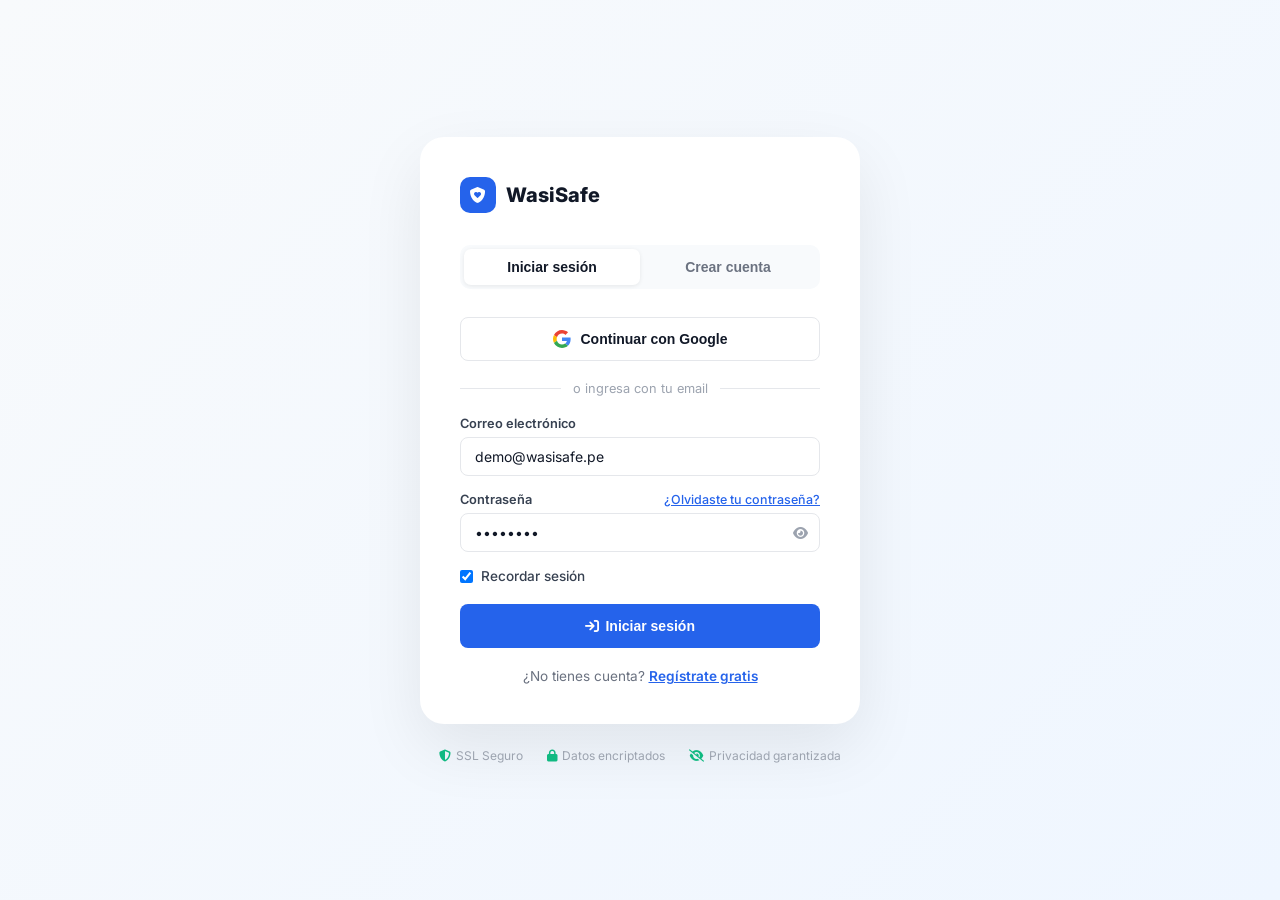
<file: login.html>
<!DOCTYPE html>
<html lang="es">
<head>
  <meta charset="UTF-8">
  <meta name="viewport" content="width=device-width, initial-scale=1.0">
  <title>WasiSafe - Acceder</title>
  <link rel="preconnect" href="https://fonts.googleapis.com">
  <link href="https://fonts.googleapis.com/css2?family=Inter:wght@300;400;500;600;700;800;900&display=swap" rel="stylesheet">
  <link rel="stylesheet" href="https://cdnjs.cloudflare.com/ajax/libs/font-awesome/6.5.0/css/all.min.css">
  <link rel="stylesheet" href="css/style.css">
</head>
<body>

<div class="auth-page">
  <div style="max-width: 440px; width: 100%;">

    <div class="auth-card">
      <!-- Logo -->
      <a href="index.html" class="auth-logo">
        <div class="logo-icon"><i class="fa-solid fa-shield-heart"></i></div>
        WasiSafe
      </a>

      <!-- Tabs -->
      <div class="auth-tabs">
        <button class="auth-tab active" data-tab="loginForm">Iniciar sesión</button>
        <button class="auth-tab" data-tab="registerForm">Crear cuenta</button>
      </div>

      <!-- LOGIN FORM -->
      <form id="loginForm" class="auth-form">
        <!-- Google -->
        <button type="button" class="btn-google" onclick="simulateGoogle()">
          <svg width="18" height="18" viewBox="0 0 48 48">
            <path fill="#EA4335" d="M24 9.5c3.54 0 6.71 1.22 9.21 3.6l6.85-6.85C35.9 2.38 30.47 0 24 0 14.62 0 6.51 5.38 2.56 13.22l7.98 6.19C12.43 13.72 17.74 9.5 24 9.5z"/>
            <path fill="#4285F4" d="M46.98 24.55c0-1.57-.15-3.09-.38-4.55H24v9.02h12.94c-.58 2.96-2.26 5.48-4.78 7.18l7.73 6c4.51-4.18 7.09-10.36 7.09-17.65z"/>
            <path fill="#FBBC05" d="M10.53 28.59c-.48-1.45-.76-2.99-.76-4.59s.27-3.14.76-4.59l-7.98-6.19C.92 16.46 0 20.12 0 24c0 3.88.92 7.54 2.56 10.78l7.97-6.19z"/>
            <path fill="#34A853" d="M24 48c6.48 0 11.93-2.13 15.89-5.81l-7.73-6c-2.15 1.45-4.92 2.3-8.16 2.3-6.26 0-11.57-4.22-13.47-9.91l-7.98 6.19C6.51 42.62 14.62 48 24 48z"/>
          </svg>
          Continuar con Google
        </button>

        <div class="divider">o ingresa con tu email</div>

        <div class="form-group">
          <label for="loginEmail">Correo electrónico</label>
          <input type="email" id="loginEmail" placeholder="tu@email.com" value="demo@wasisafe.pe">
        </div>
        <div class="form-group">
          <label for="loginPassword">
            Contraseña
            <a href="#" style="float:right;color:#2563EB;font-weight:500;font-size:0.78rem;">¿Olvidaste tu contraseña?</a>
          </label>
          <div style="position:relative;">
            <input type="password" id="loginPassword" placeholder="••••••••" value="demo1234" style="padding-right: 2.5rem;">
            <button type="button" onclick="togglePassword('loginPassword', this)" style="position:absolute;right:0.75rem;top:50%;transform:translateY(-50%);background:none;border:none;color:#9CA3AF;cursor:pointer;padding:0;">
              <i class="fa-solid fa-eye"></i>
            </button>
          </div>
        </div>

        <div style="display:flex;align-items:center;gap:0.5rem;margin-bottom:1.25rem;">
          <input type="checkbox" id="rememberMe" checked style="width:auto;">
          <label for="rememberMe" style="margin:0;font-size:0.85rem;font-weight:500;">Recordar sesión</label>
        </div>

        <button type="submit" class="btn btn-primary btn-full" style="padding:0.875rem;">
          <i class="fa-solid fa-arrow-right-to-bracket"></i>
          Iniciar sesión
        </button>

        <div style="text-align:center;margin-top:1.25rem;font-size:0.85rem;color:#6B7280;">
          ¿No tienes cuenta? <a href="#" onclick="switchTab('registerForm')" style="color:#2563EB;font-weight:600;">Regístrate gratis</a>
        </div>
      </form>

      <!-- REGISTER FORM -->
      <form id="registerForm" class="auth-form" style="display:none;">
        <button type="button" class="btn-google" onclick="simulateGoogle()">
          <svg width="18" height="18" viewBox="0 0 48 48">
            <path fill="#EA4335" d="M24 9.5c3.54 0 6.71 1.22 9.21 3.6l6.85-6.85C35.9 2.38 30.47 0 24 0 14.62 0 6.51 5.38 2.56 13.22l7.98 6.19C12.43 13.72 17.74 9.5 24 9.5z"/>
            <path fill="#4285F4" d="M46.98 24.55c0-1.57-.15-3.09-.38-4.55H24v9.02h12.94c-.58 2.96-2.26 5.48-4.78 7.18l7.73 6c4.51-4.18 7.09-10.36 7.09-17.65z"/>
            <path fill="#FBBC05" d="M10.53 28.59c-.48-1.45-.76-2.99-.76-4.59s.27-3.14.76-4.59l-7.98-6.19C.92 16.46 0 20.12 0 24c0 3.88.92 7.54 2.56 10.78l7.97-6.19z"/>
            <path fill="#34A853" d="M24 48c6.48 0 11.93-2.13 15.89-5.81l-7.73-6c-2.15 1.45-4.92 2.3-8.16 2.3-6.26 0-11.57-4.22-13.47-9.91l-7.98 6.19C6.51 42.62 14.62 48 24 48z"/>
          </svg>
          Registrarse con Google
        </button>

        <div class="divider">o crea tu cuenta con email</div>

        <div class="form-grid">
          <div class="form-group">
            <label>Nombre</label>
            <input type="text" placeholder="Tu nombre">
          </div>
          <div class="form-group">
            <label>Apellido</label>
            <input type="text" placeholder="Tu apellido">
          </div>
        </div>

        <div class="form-group">
          <label>Correo electrónico</label>
          <input type="email" placeholder="tu@email.com">
        </div>
        <div class="form-group">
          <label>Contraseña</label>
          <div style="position:relative;">
            <input type="password" id="regPassword" placeholder="Mínimo 8 caracteres" style="padding-right: 2.5rem;">
            <button type="button" onclick="togglePassword('regPassword', this)" style="position:absolute;right:0.75rem;top:50%;transform:translateY(-50%);background:none;border:none;color:#9CA3AF;cursor:pointer;padding:0;">
              <i class="fa-solid fa-eye"></i>
            </button>
          </div>
        </div>
        <div class="form-group">
          <label>Confirmar contraseña</label>
          <input type="password" placeholder="Repite tu contraseña">
        </div>

        <div style="display:flex;align-items:flex-start;gap:0.5rem;margin-bottom:1.25rem;">
          <input type="checkbox" id="terms" style="width:auto;margin-top:2px;">
          <label for="terms" style="margin:0;font-size:0.8rem;font-weight:400;color:#6B7280;line-height:1.5;">
            Acepto los <a href="#" style="color:#2563EB;">Términos de Servicio</a> y la <a href="#" style="color:#2563EB;">Política de Privacidad</a>. Entiendo que mis datos son tratados conforme a la Ley 29733.
          </label>
        </div>

        <button type="submit" class="btn btn-primary btn-full" style="padding:0.875rem;">
          <i class="fa-solid fa-user-plus"></i>
          Crear cuenta gratuita
        </button>

        <div style="text-align:center;margin-top:1.25rem;font-size:0.85rem;color:#6B7280;">
          ¿Ya tienes cuenta? <a href="#" onclick="switchTab('loginForm')" style="color:#2563EB;font-weight:600;">Inicia sesión</a>
        </div>
      </form>
    </div>

    <!-- Trust indicators -->
    <div style="display:flex;justify-content:center;gap:1.5rem;margin-top:1.5rem;flex-wrap:wrap;">
      <span style="font-size:0.75rem;color:#9CA3AF;display:flex;align-items:center;gap:0.3rem;">
        <i class="fa-solid fa-shield-halved" style="color:#10B981;"></i> SSL Seguro
      </span>
      <span style="font-size:0.75rem;color:#9CA3AF;display:flex;align-items:center;gap:0.3rem;">
        <i class="fa-solid fa-lock" style="color:#10B981;"></i> Datos encriptados
      </span>
      <span style="font-size:0.75rem;color:#9CA3AF;display:flex;align-items:center;gap:0.3rem;">
        <i class="fa-solid fa-eye-slash" style="color:#10B981;"></i> Privacidad garantizada
      </span>
    </div>
  </div>
</div>

<script src="js/app.js"></script>
<script>
function togglePassword(id, btn) {
  const input = document.getElementById(id);
  if (input.type === 'password') {
    input.type = 'text';
    btn.innerHTML = '<i class="fa-solid fa-eye-slash"></i>';
  } else {
    input.type = 'password';
    btn.innerHTML = '<i class="fa-solid fa-eye"></i>';
  }
}

function switchTab(formId) {
  const tabs = document.querySelectorAll('.auth-tab');
  const forms = document.querySelectorAll('.auth-form');
  tabs.forEach(t => {
    t.classList.toggle('active', t.dataset.tab === formId);
  });
  forms.forEach(f => {
    f.style.display = f.id === formId ? 'block' : 'none';
  });
}

function simulateGoogle() {
  const btn = event.currentTarget;
  btn.innerHTML = '<i class="fa-solid fa-spinner fa-spin"></i> Conectando con Google...';
  btn.disabled = true;
  setTimeout(() => { window.location.href = 'dashboard.html'; }, 1500);
}
</script>
</body>
</html>
</file>
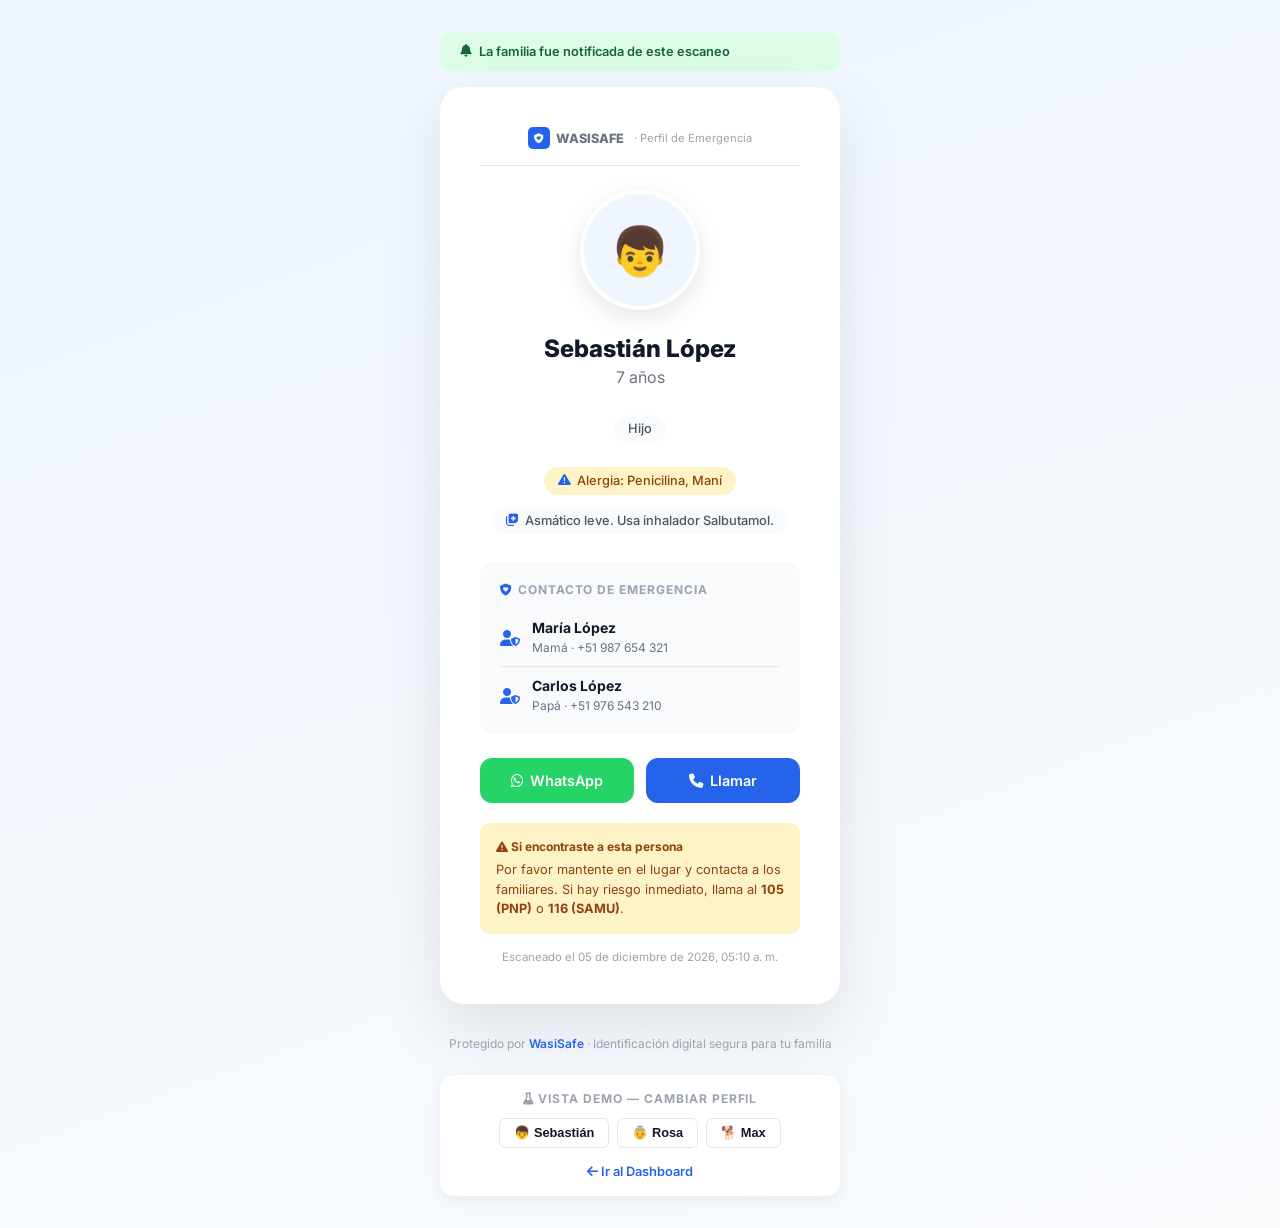
<file: perfil-publico.html>
<!DOCTYPE html>
<html lang="es">
<head>
  <meta charset="UTF-8">
  <meta name="viewport" content="width=device-width, initial-scale=1.0">
  <title>WasiSafe - Perfil de Emergencia</title>
  <meta name="description" content="Perfil de identificación WasiSafe. Escanea el QR para contactar a los responsables.">
  <link rel="preconnect" href="https://fonts.googleapis.com">
  <link href="https://fonts.googleapis.com/css2?family=Inter:wght@300;400;500;600;700;800;900&display=swap" rel="stylesheet">
  <link rel="stylesheet" href="https://cdnjs.cloudflare.com/ajax/libs/font-awesome/6.5.0/css/all.min.css">
  <link rel="stylesheet" href="css/style.css">
</head>
<body>

<div class="public-profile-page">

  <!-- Alert: QR Escaneado (simula la notificación enviada) -->
  <div class="scan-alert" style="max-width:400px;width:100%;margin-bottom:1rem;">
    <i class="fa-solid fa-bell"></i>
    La familia fue notificada de este escaneo
  </div>

  <div class="public-card">

    <!-- Logo WasiSafe pequeño -->
    <div style="display:flex;align-items:center;justify-content:center;gap:0.375rem;margin-bottom:1.5rem;padding-bottom:1rem;border-bottom:1px solid var(--gray-200);">
      <div style="width:22px;height:22px;background:var(--blue);border-radius:5px;display:flex;align-items:center;justify-content:center;font-size:10px;color:white;">
        <i class="fa-solid fa-shield-heart"></i>
      </div>
      <span style="font-size:0.8rem;font-weight:800;color:var(--gray-500);">WASISAFE</span>
      <span style="font-size:0.7rem;color:var(--gray-400);margin-left:0.25rem;">· Perfil de Emergencia</span>
    </div>

    <!-- Avatar -->
    <div class="public-avatar" id="pub-photo">👦</div>

    <!-- Name & Age -->
    <div class="public-name" id="pub-name">Sebastián López</div>
    <div class="public-age" id="pub-age">7 años</div>

    <!-- Type chip -->
    <div style="margin-bottom:1rem;">
      <span class="info-chip type-child" id="pub-type">Hijo</span>
    </div>

    <!-- Medical chips -->
    <div id="pub-allergies" style="margin-bottom:0.25rem;"></div>
    <div id="pub-medical" style="margin-bottom:1rem;"></div>

    <!-- Emergency contacts -->
    <div class="contact-section">
      <h4><i class="fa-solid fa-shield-heart" style="color:var(--blue);margin-right:0.3rem;"></i>Contacto de emergencia</h4>
      <div id="pub-contacts">
        <!-- Rendered by JS -->
      </div>
    </div>

    <!-- Action buttons -->
    <div class="action-buttons">
      <a href="#" id="btn-whatsapp" class="btn btn-whatsapp">
        <i class="fa-brands fa-whatsapp"></i> WhatsApp
      </a>
      <a href="#" id="btn-call" class="btn btn-call">
        <i class="fa-solid fa-phone"></i> Llamar
      </a>
    </div>

    <!-- Additional info -->
    <div style="margin-top:1.25rem;padding:1rem;background:#FEF3C7;border-radius:10px;text-align:left;">
      <div style="font-size:0.75rem;font-weight:700;color:#92400E;margin-bottom:0.375rem;">
        <i class="fa-solid fa-triangle-exclamation"></i> Si encontraste a esta persona
      </div>
      <div style="font-size:0.8rem;color:#92400E;line-height:1.5;">
        Por favor mantente en el lugar y contacta a los familiares. Si hay riesgo inmediato, llama al <strong>105 (PNP)</strong> o <strong>116 (SAMU)</strong>.
      </div>
    </div>

    <!-- Timestamp -->
    <div style="margin-top:1rem;font-size:0.72rem;color:var(--gray-400);text-align:center;" id="scanTimestamp">
      Escaneado el <!-- filled by JS -->
    </div>

  </div>

  <!-- Powered by -->
  <div class="powered-by">
    Protegido por <a href="index.html">WasiSafe</a> · Identificación digital segura para tu familia
  </div>

  <!-- Demo switcher -->
  <div style="margin-top:1.5rem;background:white;border-radius:14px;padding:1rem 1.5rem;max-width:400px;width:100%;box-shadow:0 4px 16px rgba(0,0,0,0.06);">
    <div style="font-size:0.75rem;font-weight:700;color:var(--gray-400);margin-bottom:0.75rem;text-align:center;text-transform:uppercase;letter-spacing:0.08em;">
      <i class="fa-solid fa-flask"></i> Vista demo — Cambiar perfil
    </div>
    <div style="display:flex;gap:0.5rem;flex-wrap:wrap;justify-content:center;">
      <button onclick="window.location.search='?id=ABCD1234'" class="btn btn-outline btn-sm">👦 Sebastián</button>
      <button onclick="window.location.search='?id=EFGH5678'" class="btn btn-outline btn-sm">👵 Rosa</button>
      <button onclick="window.location.search='?id=IJKL9012'" class="btn btn-outline btn-sm">🐕 Max</button>
    </div>
    <div style="text-align:center;margin-top:0.75rem;">
      <a href="dashboard.html" style="font-size:0.8rem;color:var(--blue);font-weight:600;text-decoration:none;">
        <i class="fa-solid fa-arrow-left"></i> Ir al Dashboard
      </a>
    </div>
  </div>

</div>

<script src="js/app.js"></script>
<script>
document.addEventListener('DOMContentLoaded', () => {
  const now = new Date();
  const options = { day: '2-digit', month: 'long', year: 'numeric', hour: '2-digit', minute: '2-digit' };
  const ts = document.getElementById('scanTimestamp');
  if (ts) {
    ts.textContent = `Escaneado el ${now.toLocaleDateString('es-PE', options)}`;
  }
});
</script>
</body>
</html>
</file>
<file: css/style.css>
/* WasiSafe - Global Styles */

:root {
  --blue: #2563EB;
  --blue-dark: #1D4ED8;
  --blue-light: #EFF6FF;
  --white: #FFFFFF;
  --gray-bg: #F8FAFC;
  --dark: #111827;
  --gray-400: #9CA3AF;
  --gray-500: #6B7280;
  --gray-600: #4B5563;
  --gray-700: #374151;
  --gray-200: #E5E7EB;
  --gray-100: #F3F4F6;
  --green: #10B981;
  --red: #EF4444;
  --yellow: #F59E0B;
}

* { box-sizing: border-box; margin: 0; padding: 0; }

body {
  font-family: 'Inter', -apple-system, BlinkMacSystemFont, 'Segoe UI', sans-serif;
  color: var(--dark);
  background: var(--white);
  -webkit-font-smoothing: antialiased;
}

/* --- Navbar --- */
.navbar {
  position: fixed;
  top: 0; left: 0; right: 0;
  z-index: 100;
  background: rgba(255,255,255,0.92);
  backdrop-filter: blur(12px);
  border-bottom: 1px solid var(--gray-200);
  padding: 0 2rem;
  height: 64px;
  display: flex;
  align-items: center;
  justify-content: space-between;
}

.navbar-brand {
  display: flex;
  align-items: center;
  gap: 0.5rem;
  text-decoration: none;
  font-weight: 800;
  font-size: 1.25rem;
  color: var(--dark);
}

.navbar-brand .logo-icon {
  width: 32px; height: 32px;
  background: var(--blue);
  border-radius: 8px;
  display: flex;
  align-items: center;
  justify-content: center;
  color: white;
  font-size: 16px;
}

.navbar-nav {
  display: flex;
  align-items: center;
  gap: 2rem;
  list-style: none;
}

.navbar-nav a {
  text-decoration: none;
  color: var(--gray-600);
  font-size: 0.9rem;
  font-weight: 500;
  transition: color 0.2s;
}

.navbar-nav a:hover { color: var(--blue); }

.navbar-actions {
  display: flex;
  align-items: center;
  gap: 0.75rem;
}

/* --- Buttons --- */
.btn {
  display: inline-flex;
  align-items: center;
  justify-content: center;
  gap: 0.4rem;
  padding: 0.6rem 1.25rem;
  border-radius: 8px;
  font-size: 0.875rem;
  font-weight: 600;
  cursor: pointer;
  text-decoration: none;
  transition: all 0.2s;
  border: none;
  outline: none;
}

.btn-primary {
  background: var(--blue);
  color: white;
}
.btn-primary:hover { background: var(--blue-dark); transform: translateY(-1px); box-shadow: 0 4px 12px rgba(37,99,235,0.35); }

.btn-outline {
  background: transparent;
  color: var(--dark);
  border: 1.5px solid var(--gray-200);
}
.btn-outline:hover { border-color: var(--blue); color: var(--blue); }

.btn-white {
  background: white;
  color: var(--blue);
}
.btn-white:hover { background: var(--blue-light); }

.btn-lg {
  padding: 0.875rem 1.75rem;
  font-size: 1rem;
  border-radius: 10px;
}

.btn-sm {
  padding: 0.4rem 0.875rem;
  font-size: 0.8rem;
  border-radius: 6px;
}

.btn-danger { background: var(--red); color: white; }
.btn-success { background: var(--green); color: white; }
.btn-whatsapp { background: #25D366; color: white; }
.btn-whatsapp:hover { background: #1fb955; }
.btn-call { background: var(--blue); color: white; }

.btn-full { width: 100%; }

/* --- Hero Section --- */
.hero {
  min-height: 100vh;
  display: flex;
  align-items: center;
  background: linear-gradient(135deg, var(--gray-bg) 0%, #EFF6FF 50%, #DBEAFE 100%);
  padding-top: 64px;
}

.hero-content {
  max-width: 1200px;
  margin: 0 auto;
  padding: 4rem 2rem;
  display: grid;
  grid-template-columns: 1fr 1fr;
  gap: 4rem;
  align-items: center;
}

.badge {
  display: inline-flex;
  align-items: center;
  gap: 0.4rem;
  background: var(--blue-light);
  color: var(--blue);
  padding: 0.35rem 0.875rem;
  border-radius: 100px;
  font-size: 0.8rem;
  font-weight: 600;
  margin-bottom: 1.25rem;
}

.hero h1 {
  font-size: 3.25rem;
  font-weight: 800;
  line-height: 1.15;
  margin-bottom: 1.25rem;
  color: var(--dark);
}

.hero h1 span { color: var(--blue); }

.hero p {
  font-size: 1.125rem;
  color: var(--gray-500);
  line-height: 1.7;
  margin-bottom: 2rem;
}

.hero-actions {
  display: flex;
  gap: 1rem;
  flex-wrap: wrap;
}

.hero-stats {
  display: flex;
  gap: 2rem;
  margin-top: 2.5rem;
  padding-top: 2rem;
  border-top: 1px solid var(--gray-200);
}

.hero-stat strong {
  display: block;
  font-size: 1.5rem;
  font-weight: 800;
  color: var(--dark);
}

.hero-stat span {
  font-size: 0.8rem;
  color: var(--gray-500);
}

/* --- Phone Mockup --- */
.phone-mockup {
  position: relative;
  display: flex;
  justify-content: center;
  align-items: center;
}

.phone-frame {
  width: 280px;
  background: white;
  border-radius: 36px;
  padding: 12px;
  box-shadow: 0 40px 80px rgba(0,0,0,0.15), 0 0 0 2px #e5e7eb;
  position: relative;
}

.phone-screen {
  background: var(--gray-bg);
  border-radius: 26px;
  overflow: hidden;
  min-height: 480px;
}

.phone-notch {
  height: 28px;
  background: var(--dark);
  display: flex;
  align-items: center;
  justify-content: center;
}

.phone-notch span {
  width: 60px;
  height: 8px;
  background: #1f2937;
  border-radius: 10px;
}

/* --- Sections --- */
.section {
  padding: 5rem 2rem;
}

.section-center {
  text-align: center;
  max-width: 640px;
  margin: 0 auto 3rem;
}

.section-tag {
  display: inline-block;
  background: var(--blue-light);
  color: var(--blue);
  padding: 0.3rem 0.875rem;
  border-radius: 100px;
  font-size: 0.8rem;
  font-weight: 600;
  margin-bottom: 1rem;
}

.section h2 {
  font-size: 2.25rem;
  font-weight: 800;
  line-height: 1.2;
  margin-bottom: 1rem;
}

.section p {
  font-size: 1.05rem;
  color: var(--gray-500);
  line-height: 1.7;
}

.container {
  max-width: 1200px;
  margin: 0 auto;
}

/* --- Problem Cards --- */
.problem-grid {
  display: grid;
  grid-template-columns: repeat(3, 1fr);
  gap: 1.5rem;
  max-width: 1100px;
  margin: 0 auto;
}

.problem-card {
  background: white;
  border: 1.5px solid var(--gray-200);
  border-radius: 16px;
  padding: 2rem;
  transition: all 0.2s;
}

.problem-card:hover { border-color: var(--blue); transform: translateY(-4px); box-shadow: 0 12px 32px rgba(37,99,235,0.1); }

.problem-icon {
  width: 48px; height: 48px;
  background: #FEF3C7;
  border-radius: 12px;
  display: flex;
  align-items: center;
  justify-content: center;
  font-size: 1.4rem;
  margin-bottom: 1rem;
}

.problem-card h3 { font-size: 1rem; font-weight: 700; margin-bottom: 0.5rem; }
.problem-card p { font-size: 0.875rem; color: var(--gray-500); line-height: 1.6; }

/* --- Steps --- */
.steps-grid {
  display: grid;
  grid-template-columns: repeat(3, 1fr);
  gap: 2rem;
  max-width: 1000px;
  margin: 0 auto;
  position: relative;
}

.step-card {
  text-align: center;
  padding: 2rem 1.5rem;
}

.step-number {
  width: 56px; height: 56px;
  background: var(--blue);
  color: white;
  border-radius: 50%;
  display: flex;
  align-items: center;
  justify-content: center;
  font-size: 1.25rem;
  font-weight: 800;
  margin: 0 auto 1.25rem;
}

.step-card h3 { font-size: 1.1rem; font-weight: 700; margin-bottom: 0.5rem; }
.step-card p { font-size: 0.875rem; color: var(--gray-500); line-height: 1.6; }

/* --- Features Grid --- */
.features-grid {
  display: grid;
  grid-template-columns: repeat(3, 1fr);
  gap: 1.5rem;
}

.feature-card {
  background: white;
  border: 1.5px solid var(--gray-200);
  border-radius: 16px;
  padding: 1.75rem;
  transition: all 0.2s;
}

.feature-card:hover { border-color: var(--blue); box-shadow: 0 8px 24px rgba(37,99,235,0.08); }

.feature-icon {
  width: 44px; height: 44px;
  background: var(--blue-light);
  border-radius: 10px;
  display: flex;
  align-items: center;
  justify-content: center;
  color: var(--blue);
  font-size: 1.2rem;
  margin-bottom: 1rem;
}

.feature-card h3 { font-size: 0.95rem; font-weight: 700; margin-bottom: 0.4rem; }
.feature-card p { font-size: 0.85rem; color: var(--gray-500); line-height: 1.6; }

/* --- Pricing --- */
.pricing-grid {
  display: grid;
  grid-template-columns: repeat(4, 1fr);
  gap: 1.25rem;
  max-width: 1100px;
  margin: 0 auto;
}

.pricing-card {
  background: white;
  border: 1.5px solid var(--gray-200);
  border-radius: 20px;
  padding: 2rem;
  position: relative;
  transition: all 0.2s;
}

.pricing-card.featured {
  border-color: var(--blue);
  background: var(--blue);
  color: white;
  transform: scale(1.04);
  box-shadow: 0 20px 48px rgba(37,99,235,0.3);
}

.pricing-badge {
  position: absolute;
  top: -12px;
  left: 50%;
  transform: translateX(-50%);
  background: #F59E0B;
  color: white;
  padding: 0.2rem 0.75rem;
  border-radius: 100px;
  font-size: 0.7rem;
  font-weight: 700;
  text-transform: uppercase;
  letter-spacing: 0.05em;
}

.pricing-plan { font-size: 0.8rem; font-weight: 700; text-transform: uppercase; letter-spacing: 0.08em; color: var(--blue); margin-bottom: 0.5rem; }
.pricing-card.featured .pricing-plan { color: rgba(255,255,255,0.8); }

.pricing-price {
  font-size: 2.5rem;
  font-weight: 800;
  margin: 0.5rem 0;
}

.pricing-price sup { font-size: 1rem; vertical-align: top; margin-top: 0.5rem; }
.pricing-price small { font-size: 0.875rem; font-weight: 400; color: var(--gray-400); }
.pricing-card.featured .pricing-price small { color: rgba(255,255,255,0.7); }

.pricing-desc { font-size: 0.85rem; color: var(--gray-500); margin-bottom: 1.5rem; }
.pricing-card.featured .pricing-desc { color: rgba(255,255,255,0.8); }

.pricing-features {
  list-style: none;
  margin-bottom: 2rem;
}

.pricing-features li {
  display: flex;
  align-items: center;
  gap: 0.5rem;
  font-size: 0.875rem;
  padding: 0.4rem 0;
  color: var(--gray-600);
}

.pricing-card.featured .pricing-features li { color: rgba(255,255,255,0.9); }

.pricing-features li i { color: var(--green); font-size: 0.8rem; }
.pricing-card.featured .pricing-features li i { color: rgba(255,255,255,0.9); }

/* --- Dashboard Layout --- */
.app-layout {
  display: flex;
  min-height: 100vh;
}

.sidebar {
  width: 260px;
  min-height: 100vh;
  background: var(--dark);
  color: white;
  padding: 1.5rem 1rem;
  position: fixed;
  top: 0; left: 0;
  overflow-y: auto;
  display: flex;
  flex-direction: column;
  z-index: 50;
}

.sidebar-brand {
  display: flex;
  align-items: center;
  gap: 0.625rem;
  padding: 0.5rem 0.75rem;
  margin-bottom: 2rem;
  text-decoration: none;
  color: white;
  font-weight: 800;
  font-size: 1.1rem;
}

.sidebar-brand .logo-icon {
  width: 32px; height: 32px;
  background: var(--blue);
  border-radius: 8px;
  display: flex;
  align-items: center;
  justify-content: center;
  font-size: 14px;
}

.sidebar-section {
  font-size: 0.7rem;
  font-weight: 700;
  text-transform: uppercase;
  letter-spacing: 0.1em;
  color: var(--gray-400);
  padding: 0 0.75rem;
  margin: 1.25rem 0 0.5rem;
}

.sidebar-nav { list-style: none; }

.sidebar-nav a {
  display: flex;
  align-items: center;
  gap: 0.75rem;
  padding: 0.625rem 0.75rem;
  border-radius: 8px;
  text-decoration: none;
  color: rgba(255,255,255,0.65);
  font-size: 0.875rem;
  font-weight: 500;
  transition: all 0.15s;
  margin-bottom: 2px;
}

.sidebar-nav a:hover, .sidebar-nav a.active {
  background: rgba(255,255,255,0.1);
  color: white;
}

.sidebar-nav a.active { background: var(--blue); color: white; }

.sidebar-nav a i { width: 16px; text-align: center; }

.sidebar-bottom {
  margin-top: auto;
  padding-top: 1rem;
  border-top: 1px solid rgba(255,255,255,0.1);
}

.user-chip {
  display: flex;
  align-items: center;
  gap: 0.625rem;
  padding: 0.75rem;
  border-radius: 10px;
  background: rgba(255,255,255,0.08);
}

.user-avatar {
  width: 36px; height: 36px;
  background: var(--blue);
  border-radius: 50%;
  display: flex;
  align-items: center;
  justify-content: center;
  font-weight: 700;
  font-size: 0.8rem;
  color: white;
}

.user-info small { display: block; font-size: 0.7rem; color: rgba(255,255,255,0.5); }
.user-info strong { display: block; font-size: 0.8rem; color: white; }

.main-content {
  margin-left: 260px;
  flex: 1;
  background: var(--gray-bg);
  min-height: 100vh;
}

.topbar {
  background: white;
  border-bottom: 1px solid var(--gray-200);
  padding: 1rem 2rem;
  display: flex;
  align-items: center;
  justify-content: space-between;
}

.topbar h1 { font-size: 1.25rem; font-weight: 700; }
.topbar p { font-size: 0.85rem; color: var(--gray-500); }

.page-body { padding: 2rem; }

/* --- Stats Cards --- */
.stats-grid {
  display: grid;
  grid-template-columns: repeat(4, 1fr);
  gap: 1rem;
  margin-bottom: 2rem;
}

.stat-card {
  background: white;
  border: 1px solid var(--gray-200);
  border-radius: 14px;
  padding: 1.5rem;
}

.stat-label {
  font-size: 0.8rem;
  font-weight: 600;
  color: var(--gray-500);
  text-transform: uppercase;
  letter-spacing: 0.05em;
  margin-bottom: 0.5rem;
  display: flex;
  align-items: center;
  justify-content: space-between;
}

.stat-label i { font-size: 1rem; color: var(--blue); }
.stat-value { font-size: 2rem; font-weight: 800; color: var(--dark); }
.stat-change { font-size: 0.75rem; color: var(--green); margin-top: 0.25rem; }

/* --- Profile Cards --- */
.profiles-grid {
  display: grid;
  grid-template-columns: repeat(auto-fill, minmax(240px, 1fr));
  gap: 1.25rem;
}

.profile-card {
  background: white;
  border: 1.5px solid var(--gray-200);
  border-radius: 16px;
  padding: 1.5rem;
  text-align: center;
  transition: all 0.2s;
  position: relative;
}

.profile-card:hover { border-color: var(--blue); box-shadow: 0 8px 24px rgba(37,99,235,0.1); transform: translateY(-2px); }

.profile-avatar {
  width: 80px; height: 80px;
  border-radius: 50%;
  margin: 0 auto 1rem;
  object-fit: cover;
  background: var(--blue-light);
  display: flex;
  align-items: center;
  justify-content: center;
  font-size: 2rem;
  overflow: hidden;
}

.profile-type-badge {
  position: absolute;
  top: 1rem; right: 1rem;
  padding: 0.2rem 0.6rem;
  border-radius: 100px;
  font-size: 0.7rem;
  font-weight: 600;
}

.type-child { background: #DBEAFE; color: #1D4ED8; }
.type-elder { background: #D1FAE5; color: #065F46; }
.type-pet { background: #FEF3C7; color: #92400E; }
.type-dependent { background: #EDE9FE; color: #5B21B6; }

.profile-name { font-size: 1rem; font-weight: 700; margin-bottom: 0.25rem; }
.profile-meta { font-size: 0.8rem; color: var(--gray-500); margin-bottom: 1.25rem; }

.profile-actions { display: flex; gap: 0.5rem; justify-content: center; }

/* --- Scan History Table --- */
.card {
  background: white;
  border: 1px solid var(--gray-200);
  border-radius: 14px;
  overflow: hidden;
}

.card-header {
  padding: 1.25rem 1.5rem;
  border-bottom: 1px solid var(--gray-200);
  display: flex;
  align-items: center;
  justify-content: space-between;
}

.card-header h3 { font-size: 0.95rem; font-weight: 700; }

.table-wrap { overflow-x: auto; }

table { width: 100%; border-collapse: collapse; }

th {
  background: var(--gray-bg);
  padding: 0.75rem 1.5rem;
  text-align: left;
  font-size: 0.75rem;
  font-weight: 700;
  color: var(--gray-500);
  text-transform: uppercase;
  letter-spacing: 0.05em;
}

td {
  padding: 1rem 1.5rem;
  font-size: 0.875rem;
  border-top: 1px solid var(--gray-100);
  color: var(--gray-700);
}

tr:hover td { background: var(--gray-bg); }

/* --- Form Styles --- */
.form-page {
  background: var(--gray-bg);
  min-height: 100vh;
  padding: 2rem;
  margin-left: 260px;
}

.form-container {
  max-width: 720px;
  margin: 0 auto;
}

.form-card {
  background: white;
  border: 1px solid var(--gray-200);
  border-radius: 20px;
  padding: 2rem;
  margin-bottom: 1.5rem;
}

.form-card h3 {
  font-size: 1rem;
  font-weight: 700;
  margin-bottom: 1.5rem;
  padding-bottom: 0.75rem;
  border-bottom: 1px solid var(--gray-100);
}

.form-grid { display: grid; grid-template-columns: 1fr 1fr; gap: 1rem; }
.form-grid.cols-3 { grid-template-columns: repeat(3, 1fr); }
.form-full { grid-column: 1 / -1; }

.form-group { margin-bottom: 1rem; }
.form-group:last-child { margin-bottom: 0; }

label {
  display: block;
  font-size: 0.8rem;
  font-weight: 600;
  color: var(--gray-700);
  margin-bottom: 0.375rem;
}

input[type="text"], input[type="email"], input[type="password"],
input[type="tel"], input[type="number"], input[type="date"],
select, textarea {
  width: 100%;
  padding: 0.625rem 0.875rem;
  border: 1.5px solid var(--gray-200);
  border-radius: 8px;
  font-size: 0.875rem;
  font-family: inherit;
  color: var(--dark);
  background: white;
  transition: border-color 0.2s, box-shadow 0.2s;
  outline: none;
}

input:focus, select:focus, textarea:focus {
  border-color: var(--blue);
  box-shadow: 0 0 0 3px rgba(37,99,235,0.1);
}

textarea { resize: vertical; min-height: 80px; }

.photo-upload {
  border: 2px dashed var(--gray-200);
  border-radius: 16px;
  padding: 2.5rem;
  text-align: center;
  cursor: pointer;
  transition: all 0.2s;
  background: var(--gray-bg);
}

.photo-upload:hover { border-color: var(--blue); background: var(--blue-light); }
.photo-upload i { font-size: 2.5rem; color: var(--gray-400); margin-bottom: 0.75rem; display: block; }
.photo-upload p { font-size: 0.875rem; color: var(--gray-500); }
.photo-upload small { font-size: 0.75rem; color: var(--gray-400); }

/* --- Public Profile --- */
.public-profile-page {
  min-height: 100vh;
  background: linear-gradient(160deg, #EFF6FF 0%, var(--gray-bg) 100%);
  display: flex;
  flex-direction: column;
  align-items: center;
  justify-content: center;
  padding: 2rem;
}

.public-card {
  background: white;
  border-radius: 24px;
  padding: 2.5rem;
  max-width: 400px;
  width: 100%;
  box-shadow: 0 24px 64px rgba(0,0,0,0.1);
  text-align: center;
}

.public-avatar {
  width: 120px; height: 120px;
  border-radius: 50%;
  margin: 0 auto 1.5rem;
  background: var(--blue-light);
  display: flex;
  align-items: center;
  justify-content: center;
  font-size: 3rem;
  overflow: hidden;
  border: 4px solid white;
  box-shadow: 0 8px 24px rgba(0,0,0,0.1);
}

.public-name { font-size: 1.5rem; font-weight: 800; margin-bottom: 0.25rem; }
.public-age { font-size: 1rem; color: var(--gray-500); margin-bottom: 1.5rem; }

.info-chip {
  display: inline-flex;
  align-items: center;
  gap: 0.4rem;
  background: var(--gray-bg);
  padding: 0.4rem 0.875rem;
  border-radius: 100px;
  font-size: 0.8rem;
  font-weight: 500;
  color: var(--gray-600);
  margin: 0.25rem;
}

.info-chip i { color: var(--blue); }

.contact-section {
  background: var(--gray-bg);
  border-radius: 14px;
  padding: 1.25rem;
  margin: 1.5rem 0;
  text-align: left;
}

.contact-section h4 { font-size: 0.75rem; font-weight: 700; color: var(--gray-400); text-transform: uppercase; letter-spacing: 0.08em; margin-bottom: 0.75rem; }

.contact-row {
  display: flex;
  align-items: center;
  gap: 0.75rem;
  padding: 0.625rem 0;
  border-bottom: 1px solid var(--gray-200);
}

.contact-row:last-child { border-bottom: none; padding-bottom: 0; }
.contact-row i { color: var(--blue); width: 20px; text-align: center; }
.contact-row div strong { display: block; font-size: 0.875rem; }
.contact-row div span { font-size: 0.75rem; color: var(--gray-500); }

.action-buttons { display: flex; gap: 0.75rem; margin-top: 1.5rem; }
.action-buttons .btn { flex: 1; padding: 0.875rem; border-radius: 12px; font-size: 0.9rem; }

.powered-by {
  margin-top: 2rem;
  font-size: 0.75rem;
  color: var(--gray-400);
}

.powered-by a { color: var(--blue); text-decoration: none; font-weight: 600; }

.scan-alert {
  background: #DCFCE7;
  color: #166534;
  padding: 0.75rem 1.25rem;
  border-radius: 10px;
  font-size: 0.8rem;
  font-weight: 600;
  margin-bottom: 1.5rem;
  display: flex;
  align-items: center;
  gap: 0.5rem;
}

/* --- Auth Page --- */
.auth-page {
  min-height: 100vh;
  display: flex;
  align-items: center;
  justify-content: center;
  background: linear-gradient(135deg, var(--gray-bg) 0%, #EFF6FF 100%);
  padding: 2rem;
}

.auth-card {
  background: white;
  border-radius: 24px;
  padding: 2.5rem;
  max-width: 440px;
  width: 100%;
  box-shadow: 0 24px 64px rgba(0,0,0,0.08);
}

.auth-logo {
  display: flex;
  align-items: center;
  gap: 0.625rem;
  font-weight: 800;
  font-size: 1.25rem;
  margin-bottom: 2rem;
  text-decoration: none;
  color: var(--dark);
}

.auth-logo .logo-icon {
  width: 36px; height: 36px;
  background: var(--blue);
  border-radius: 10px;
  display: flex;
  align-items: center;
  justify-content: center;
  color: white;
  font-size: 16px;
}

.auth-tabs {
  display: flex;
  background: var(--gray-bg);
  border-radius: 10px;
  padding: 4px;
  margin-bottom: 1.75rem;
}

.auth-tab {
  flex: 1;
  padding: 0.625rem;
  border-radius: 7px;
  border: none;
  background: transparent;
  font-size: 0.875rem;
  font-weight: 600;
  cursor: pointer;
  color: var(--gray-500);
  transition: all 0.2s;
}

.auth-tab.active {
  background: white;
  color: var(--dark);
  box-shadow: 0 1px 4px rgba(0,0,0,0.08);
}

.divider {
  display: flex;
  align-items: center;
  gap: 0.75rem;
  margin: 1.25rem 0;
  color: var(--gray-400);
  font-size: 0.8rem;
}

.divider::before, .divider::after {
  content: '';
  flex: 1;
  height: 1px;
  background: var(--gray-200);
}

.btn-google {
  background: white;
  border: 1.5px solid var(--gray-200);
  color: var(--dark);
  width: 100%;
  padding: 0.75rem;
  border-radius: 8px;
  font-size: 0.875rem;
  font-weight: 600;
  cursor: pointer;
  display: flex;
  align-items: center;
  justify-content: center;
  gap: 0.625rem;
  transition: all 0.2s;
}

.btn-google:hover { border-color: var(--blue); box-shadow: 0 2px 8px rgba(0,0,0,0.08); }

/* --- Admin --- */
.admin-badge {
  display: inline-flex;
  align-items: center;
  padding: 0.25rem 0.625rem;
  border-radius: 100px;
  font-size: 0.7rem;
  font-weight: 700;
}

.badge-active { background: #D1FAE5; color: #065F46; }
.badge-inactive { background: var(--gray-100); color: var(--gray-500); }
.badge-free { background: var(--gray-100); color: var(--gray-600); }
.badge-familiar { background: #DBEAFE; color: #1D4ED8; }
.badge-premium { background: #EDE9FE; color: #5B21B6; }
.badge-institucional { background: #FEF3C7; color: #92400E; }

/* --- Footer --- */
footer {
  background: var(--dark);
  color: rgba(255,255,255,0.7);
  padding: 4rem 2rem 2rem;
}

.footer-grid {
  max-width: 1200px;
  margin: 0 auto;
  display: grid;
  grid-template-columns: 2fr 1fr 1fr 1fr;
  gap: 3rem;
  margin-bottom: 3rem;
}

.footer-brand-text { font-size: 0.875rem; line-height: 1.7; margin-top: 0.75rem; }

.footer-col h4 {
  color: white;
  font-size: 0.875rem;
  font-weight: 700;
  margin-bottom: 1rem;
}

.footer-col ul { list-style: none; }
.footer-col ul li { margin-bottom: 0.5rem; }
.footer-col ul li a {
  color: rgba(255,255,255,0.6);
  text-decoration: none;
  font-size: 0.875rem;
  transition: color 0.2s;
}
.footer-col ul li a:hover { color: white; }

.footer-bottom {
  max-width: 1200px;
  margin: 0 auto;
  padding-top: 2rem;
  border-top: 1px solid rgba(255,255,255,0.1);
  display: flex;
  align-items: center;
  justify-content: space-between;
  font-size: 0.8rem;
}

/* --- Utilities --- */
.bg-gray { background: var(--gray-bg); }
.bg-blue { background: var(--blue); }
.text-blue { color: var(--blue); }
.text-gray { color: var(--gray-500); }
.mt-1 { margin-top: 0.5rem; }
.mt-2 { margin-top: 1rem; }
.mt-3 { margin-top: 1.5rem; }
.mb-1 { margin-bottom: 0.5rem; }
.mb-2 { margin-bottom: 1rem; }
.mb-3 { margin-bottom: 1.5rem; }
.flex { display: flex; }
.items-center { align-items: center; }
.justify-between { justify-content: space-between; }
.gap-1 { gap: 0.5rem; }
.gap-2 { gap: 1rem; }
.text-sm { font-size: 0.875rem; }
.font-bold { font-weight: 700; }
.font-semibold { font-weight: 600; }
.text-center { text-align: center; }
.w-full { width: 100%; }

/* --- Alerts --- */
.alert {
  padding: 0.875rem 1.25rem;
  border-radius: 10px;
  font-size: 0.875rem;
  font-weight: 500;
  display: flex;
  align-items: center;
  gap: 0.5rem;
  margin-bottom: 1rem;
}

.alert-info { background: var(--blue-light); color: var(--blue); }
.alert-success { background: #D1FAE5; color: #065F46; }
.alert-warning { background: #FEF3C7; color: #92400E; }

/* --- QR Preview --- */
.qr-preview {
  border: 2px dashed var(--gray-200);
  border-radius: 16px;
  padding: 2rem;
  text-align: center;
  background: var(--gray-bg);
}

.qr-image {
  width: 160px; height: 160px;
  border-radius: 12px;
  margin: 0 auto 1rem;
  display: block;
}

/* --- Responsive --- */
@media (max-width: 1024px) {
  .pricing-grid { grid-template-columns: repeat(2, 1fr); }
  .features-grid { grid-template-columns: repeat(2, 1fr); }
  .stats-grid { grid-template-columns: repeat(2, 1fr); }
  .footer-grid { grid-template-columns: 1fr 1fr; }
}

@media (max-width: 768px) {
  .hero-content { grid-template-columns: 1fr; }
  .phone-mockup { display: none; }
  .problem-grid { grid-template-columns: 1fr; }
  .steps-grid { grid-template-columns: 1fr; }
  .pricing-grid { grid-template-columns: 1fr; }
  .features-grid { grid-template-columns: 1fr; }
  .stats-grid { grid-template-columns: 1fr; }
  .sidebar { display: none; }
  .main-content { margin-left: 0; }
  .form-page { margin-left: 0; }
  .form-grid { grid-template-columns: 1fr; }
  .navbar-nav { display: none; }
  .footer-grid { grid-template-columns: 1fr; gap: 2rem; }
  .footer-bottom { flex-direction: column; gap: 0.5rem; text-align: center; }
}

.notification-dot {
  width: 8px; height: 8px;
  background: var(--red);
  border-radius: 50%;
  display: inline-block;
}

.empty-state {
  text-align: center;
  padding: 4rem 2rem;
}

.empty-state i { font-size: 3rem; color: var(--gray-300); margin-bottom: 1rem; display: block; }
.empty-state h3 { font-size: 1.1rem; font-weight: 700; margin-bottom: 0.5rem; }
.empty-state p { font-size: 0.875rem; color: var(--gray-500); margin-bottom: 1.5rem; }
</file>
